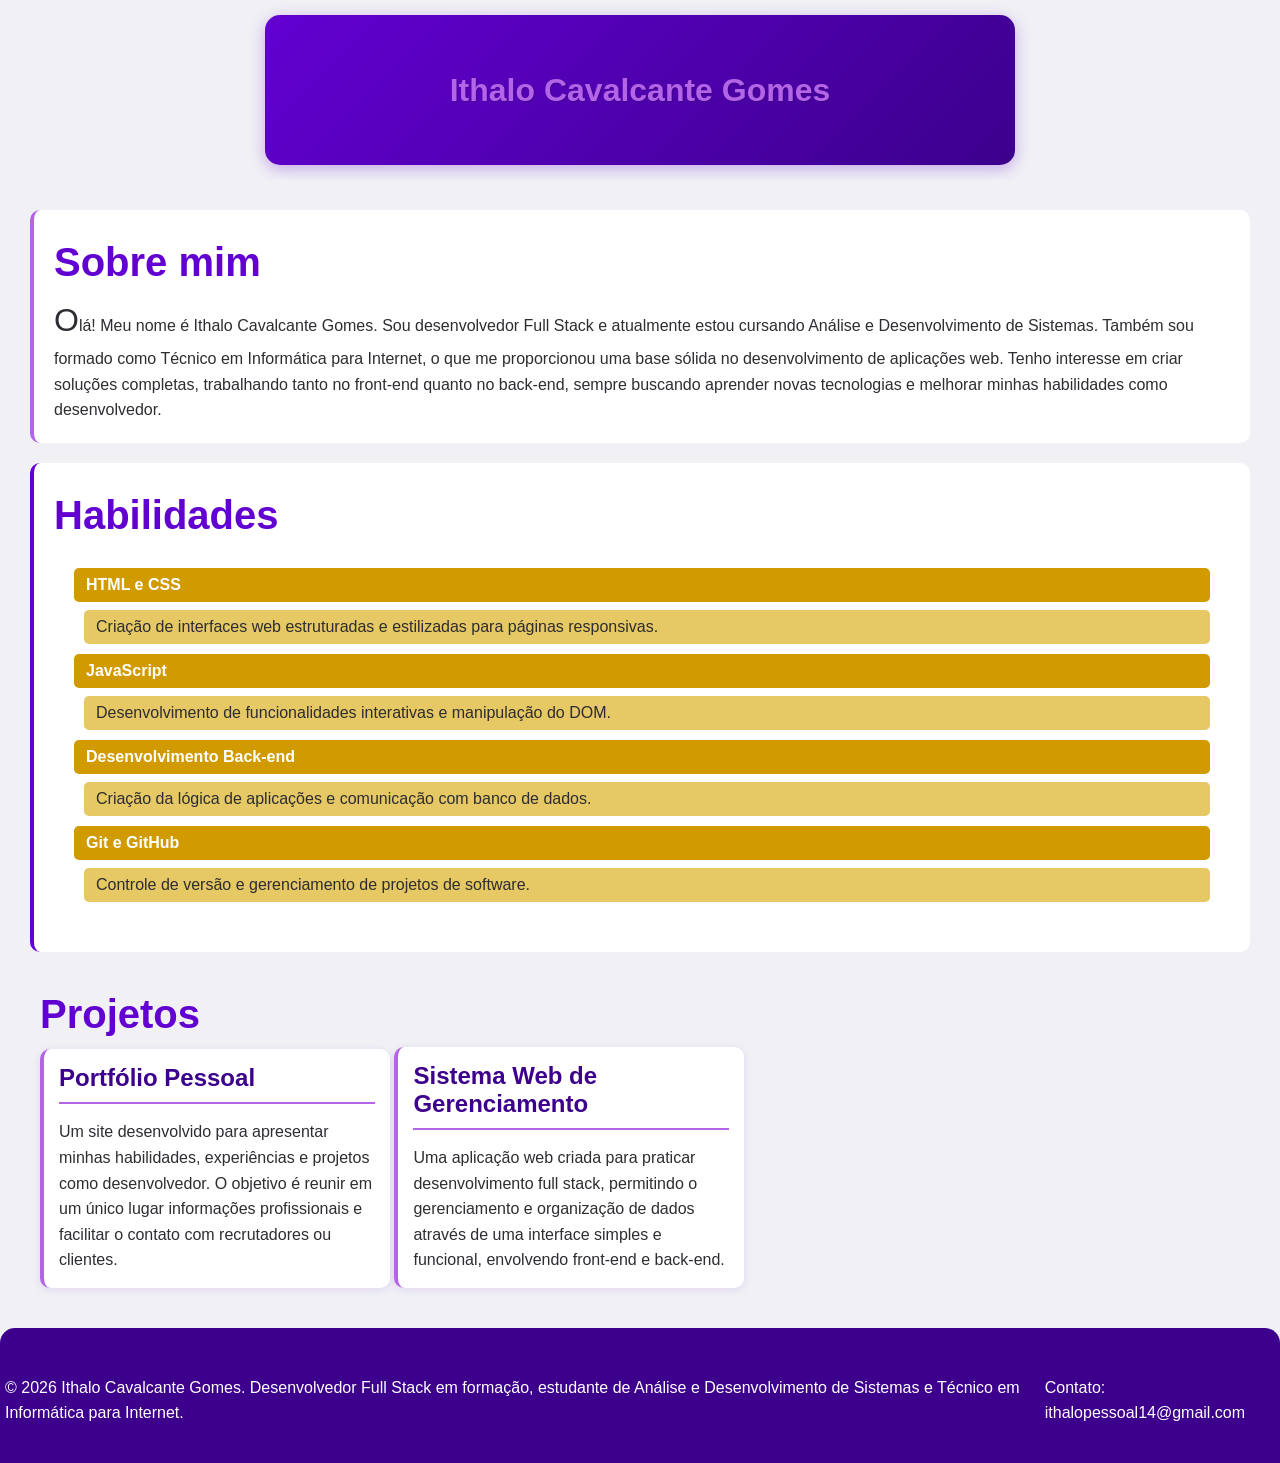
<file: AtividadeWeb09032026/index.html>
<!DOCTYPE html>
<html lang="pt-br">
<head>
    <meta charset="UTF-8">
    <link rel="Stylesheet" type="text/css" href="estilo.css">
    <meta name="viewport" content="width=device-width, initial-scale=1.0">
    <title>Atividade 09/03</title>
</head>
<body>
    <header>
        <section id="cardTitulo"><p><h1 id="titulo">Ithalo Cavalcante Gomes</h1></p></section>
    </header>
    <main>
        <section id="secaosobremim">
            <p><h1>Sobre mim</h1></p>
            <p id="textosobremim">
                Olá! Meu nome é Ithalo Cavalcante Gomes. 
                Sou desenvolvedor Full Stack e atualmente estou 
                cursando Análise e Desenvolvimento de Sistemas. 
                Também sou formado como Técnico em Informática 
                para Internet, o que me proporcionou uma base 
                sólida no desenvolvimento de aplicações web. 
                Tenho interesse em criar soluções completas, 
                trabalhando tanto no front-end quanto no back-end,
                sempre buscando aprender novas 
                tecnologias e melhorar minhas habilidades 
                como desenvolvedor.
            </p>
        </section>
        <section id="secaohabilidades">
        
            <p><h1>Habilidades</h1></p>
            <dl>
                <dt>HTML e CSS</dt>
                <dd>Criação de interfaces web estruturadas e estilizadas para páginas responsivas.</dd>

                <dt>JavaScript</dt>
                <dd>Desenvolvimento de funcionalidades interativas e manipulação do DOM.</dd>

                <dt>Desenvolvimento Back-end</dt>
                <dd>Criação da lógica de aplicações e comunicação com banco de dados.</dd>

                <dt>Git e GitHub</dt>
                <dd>Controle de versão e gerenciamento de projetos de software.</dd>
            </dl>
        </section>
        <section id="secaoprojetos">
            <p><h1>Projetos</h1></p>

            <article class="projeto">
                <h2>Portfólio Pessoal</h3>
                <p>
                    Um site desenvolvido para apresentar minhas habilidades, experiências e projetos como desenvolvedor.
                    O objetivo é reunir em um único lugar informações profissionais e facilitar o contato com recrutadores
                    ou clientes.
            </p>
            </article>

            <article class="projeto">
                <h2>Sistema Web de Gerenciamento</h3>
                <p>
                    Uma aplicação web criada para praticar desenvolvimento full stack, permitindo o gerenciamento e
                    organização de dados através de uma interface simples e funcional, envolvendo front-end e back-end.
                </p>
            </article>
        </section>

    </main>
    <footer>
        <p>© 2026 Ithalo Cavalcante Gomes. Desenvolvedor Full 
            Stack em formação, estudante de Análise e 
            Desenvolvimento de Sistemas e Técnico em 
            Informática para Internet.
        </p>
        <p>Contato: ithalopessoal14@gmail.com</p>
    </footer>
    
</body>
</html>
</file>
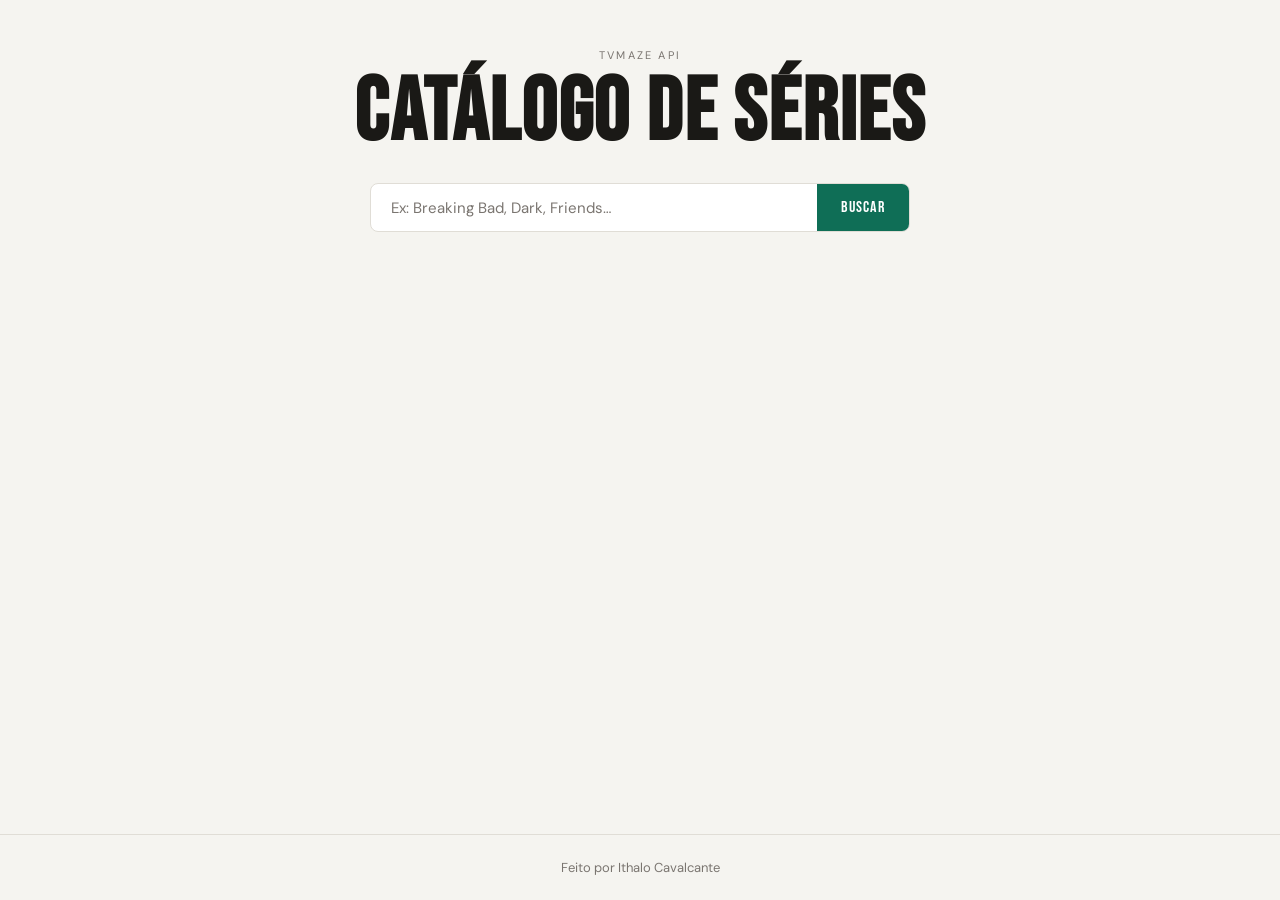
<file: AtividadeWeb18052026/index.html>
<!DOCTYPE html>
<html lang="pt-BR">
<head>
  <meta charset="UTF-8">
  <meta name="viewport" content="width=device-width, initial-scale=1.0">
  <title>Catálogo de Séries</title>
  <link rel="preconnect" href="https://fonts.googleapis.com">
  <link href="https://fonts.googleapis.com/css2?family=Bebas+Neue&family=DM+Sans:wght@300;400;500&display=swap" rel="stylesheet">
  <link rel="stylesheet" href="style.css">
</head>
<body>

  <main>
    <header>
      <p class="eyebrow">TVmaze API</p>
      <h1>CATÁLOGO DE SÉRIES</h1>
      <div class="search-bar">
        <input
          type="text"
          id="busca"
          placeholder="Ex: Breaking Bad, Dark, Friends…"
          autocomplete="off"
        >
        <button id="btn-buscar">BUSCAR</button>
      </div>
    </header>

    <div id="feedback"></div>
    <div id="resultados"></div>
  </main>

  <footer>
    Feito por Ithalo Cavalcante
  </footer>

  <script>
    const input = document.querySelector("#busca");
    const btn = document.querySelector("#btn-buscar");
    const feedback = document.querySelector("#feedback");
    const resultados = document.querySelector("#resultados");

    function limpar() {
      resultados.innerHTML = "";
      feedback.textContent = "";
      feedback.className = "";
    }

    function exibirFeedback(mensagem, tipo = "") {
      feedback.textContent = mensagem;
      feedback.className = tipo ? "feedback-" + tipo : "";
    }

    function mostrarResultados(lista) {
      if (lista.length === 0) {
        exibirFeedback("Nenhuma série encontrada para essa busca.");
        return;
      }

      exibirFeedback(
        lista.length + " resultado" + (lista.length > 1 ? "s" : "") + " encontrado" + (lista.length > 1 ? "s" : "") + "."
      );

      lista.forEach(function({ score, show }) {
        const card = document.createElement("div");
        card.classList.add("card");

        const imgEl = show.image?.medium
          ? '<img class="card-img" src="' + show.image.medium + '" alt="Capa de ' + show.name + '" loading="lazy">'
          : '<div class="card-no-img">Sem imagem</div>';

        const scoreFormatado = score ? (score * 100).toFixed(0) : "–";

        card.innerHTML =
          imgEl +
          '<div class="card-body">' +
            '<p class="card-title">' + show.name + '</p>' +
            '<span class="card-score">' +
              '<span class="score-dot"></span>' +
              'Score ' + scoreFormatado +
            '</span>' +
          '</div>';

        resultados.appendChild(card);
      });
    }

    async function buscar() {
      const termo = input.value.trim();

      if (termo === "") {
        limpar();
        exibirFeedback("Digite o nome de uma série para buscar.", "error");
        return;
      }

      limpar();
      exibirFeedback("Carregando…");
      btn.disabled = true;

      try {
        const resposta = await fetch(
          "https://api.tvmaze.com/search/shows?q=" + encodeURIComponent(termo)
        );

        if (!resposta.ok) {
          throw new Error("Erro HTTP: " + resposta.status);
        }

        const dados = await resposta.json();
        feedback.textContent = "";
        mostrarResultados(dados);

      } catch (erro) {
        console.error("Erro ao buscar séries:", erro);
        exibirFeedback("Não foi possível buscar os dados. Verifique sua conexão.", "error");

      } finally {
        btn.disabled = false;
      }
    }

    btn.addEventListener("click", buscar);

    input.addEventListener("keydown", function(e) {
      if (e.key === "Enter") buscar();
    });
  </script>

</body>
</html>
</file>
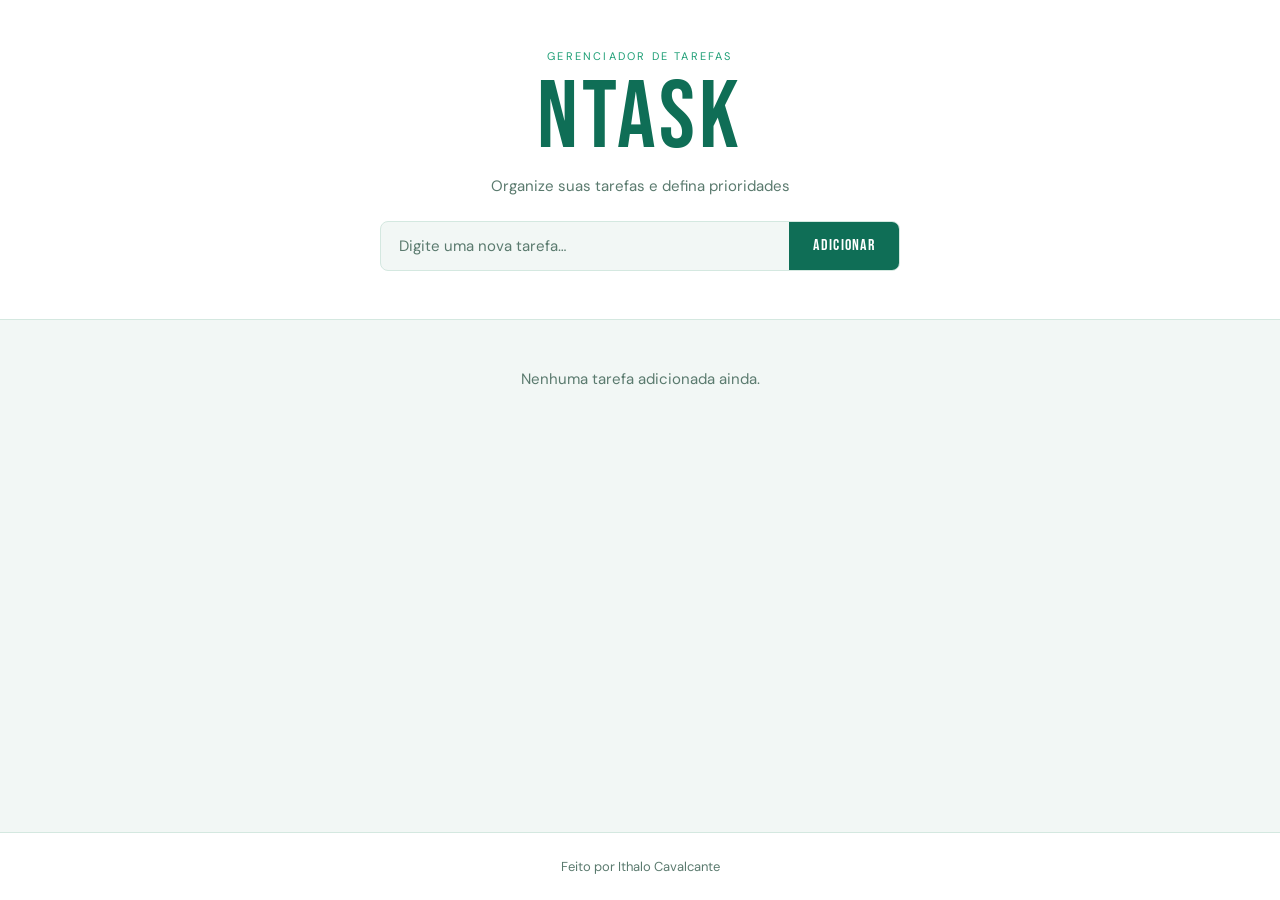
<file: ATV04052026/index.html>
<!DOCTYPE html>
<html lang="pt-BR">
<head>
  <meta charset="UTF-8">
  <meta name="viewport" content="width=device-width, initial-scale=1.0">
  <title>NTask</title>
  <link rel="preconnect" href="https://fonts.googleapis.com">
  <link href="https://fonts.googleapis.com/css2?family=Bebas+Neue&family=DM+Sans:wght@300;400;500&display=swap" rel="stylesheet">
  <link href="https://cdn.jsdelivr.net/npm/bootstrap@5.3.3/dist/css/bootstrap.min.css" rel="stylesheet">
  <link rel="stylesheet" href="style.css">
</head>
<body>

  <header class="py-5">
    <div class="container text-center">
      <p class="eyebrow">Gerenciador de Tarefas</p>
      <h1>NTask</h1>
      <p class="subtitulo">Organize suas tarefas e defina prioridades</p>

      <div class="input-group input-nova-tarefa mx-auto mt-4">
        <input
          type="text"
          id="inputTarefa"
          class="form-control"
          placeholder="Digite uma nova tarefa…"
          autocomplete="off"
        >
        <button id="btnAdicionar" class="btn btn-adicionar">Adicionar</button>
      </div>
    </div>
  </header>

  <main class="container pb-5">
    <div id="contadorContainer" class="mb-3 d-none">
      <span id="contador" class="badge-contador"></span>
    </div>

    <div id="listaVazia" class="lista-vazia text-center d-none">
      <p>Nenhuma tarefa adicionada ainda.</p>
    </div>

    <div id="listaTarefas" class="row g-3"></div>
  </main>

  <footer>
    Feito por Ithalo Cavalcante
  </footer>

  <script src="script.js"></script>
</body>
</html>
</file>
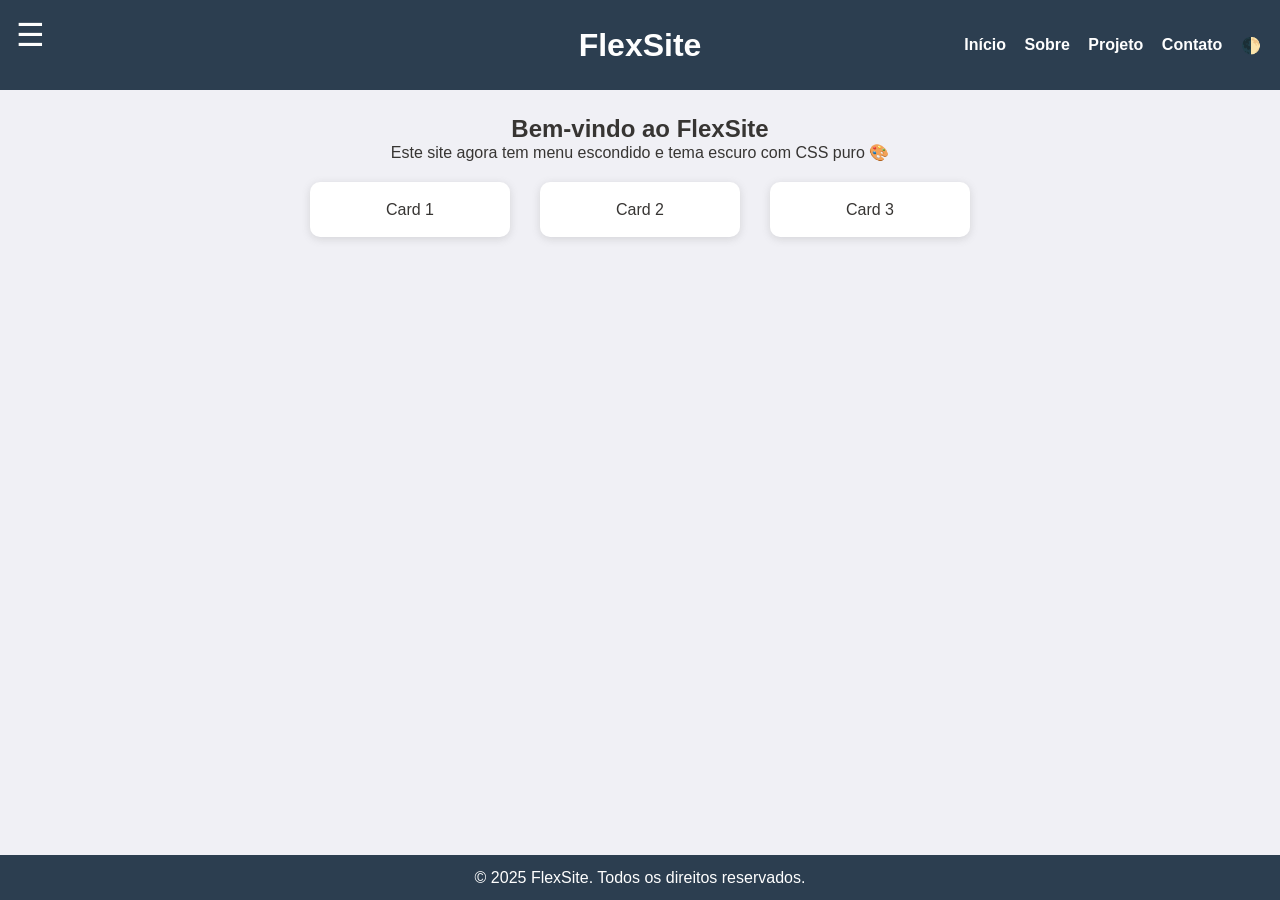
<file: AtvWeb3003/index.html>
<!DOCTYPE html>
<html lang="pt-br">
<head>
    <meta charset="UTF-8">
    <meta name="viewport" content="width=device-width, initial-scale=1.0">
    <link rel="Stylesheet" type="text/css" href="style.css">
    <title>FlexSite</title>
</head>
<body>
    <header>
        <section id="menu">
            <input type="checkbox" id="menu-toggle" hidden>
            <label for="menu-toggle" class="hamburguer">☰</label> 
              <nav class="menu">
                <a href="#">Início</a>
                <a href="#">Sobre</a>
                <a href="#">Contato</a>
            </nav>
        </section> 
        <h1 id="titulo">FlexSite</h1>
        <nav id="navheader">
            <a href="#">Início</a>
            <a href="#">Sobre</a>
            <a href="#">Projeto</a>
            <a href="#">Contato</a>
            <a href="#"> 🌓</a>
        </nav>
    </header>
    <main>
        <h2 id="titulomain">Bem-vindo ao FlexSite</h1>
        <p>Este site agora tem menu escondido e tema escuro com CSS puro 🎨</p>
        <section id="cards">
            <section class="card">
                <p>Card 1</p>
            </section>
            <section class="card">
                <p>Card 2</p>
            </section>
            <section class="card">
                <p>Card 3</p>
            </section>
        </section>

    </main> 
    <footer>
        <p id="textfooter"> &copy; 2025 FlexSite. Todos os direitos reservados. </p>
    </footer> 
</body>
</html>
</file>
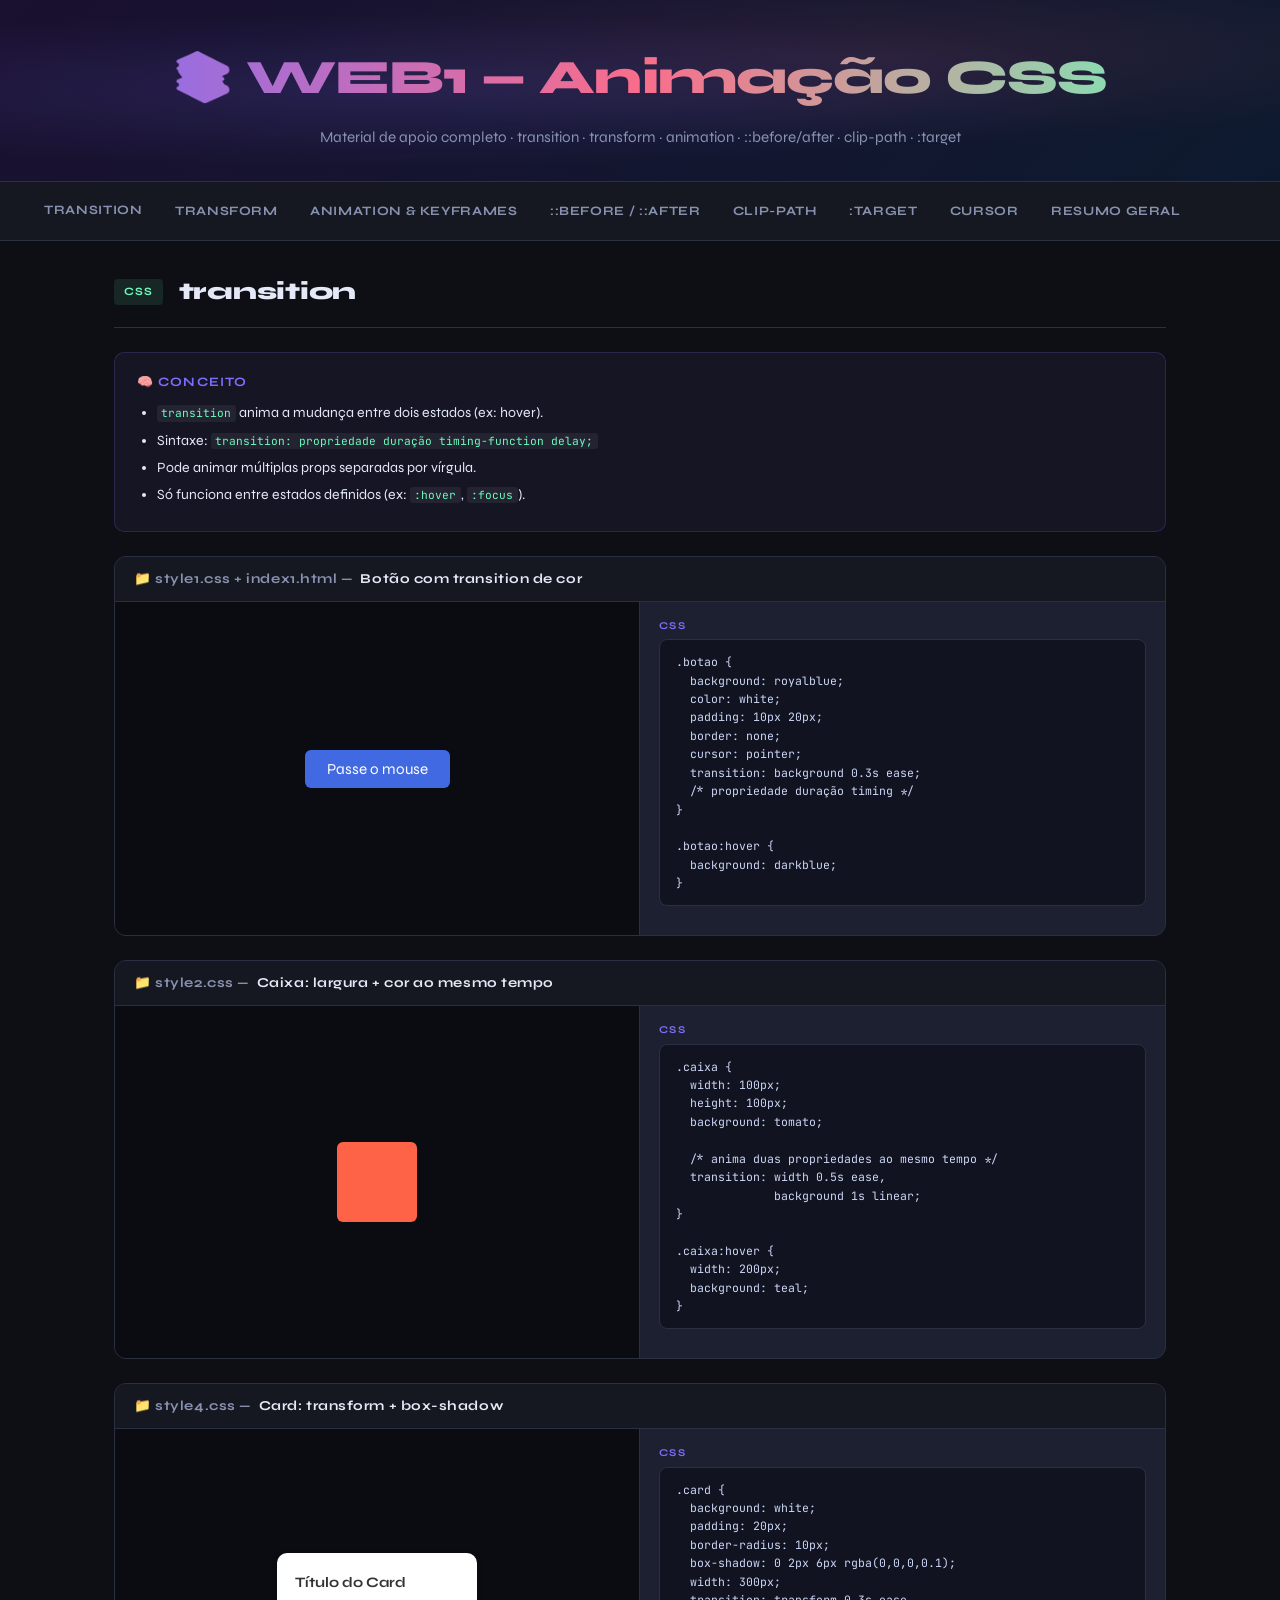
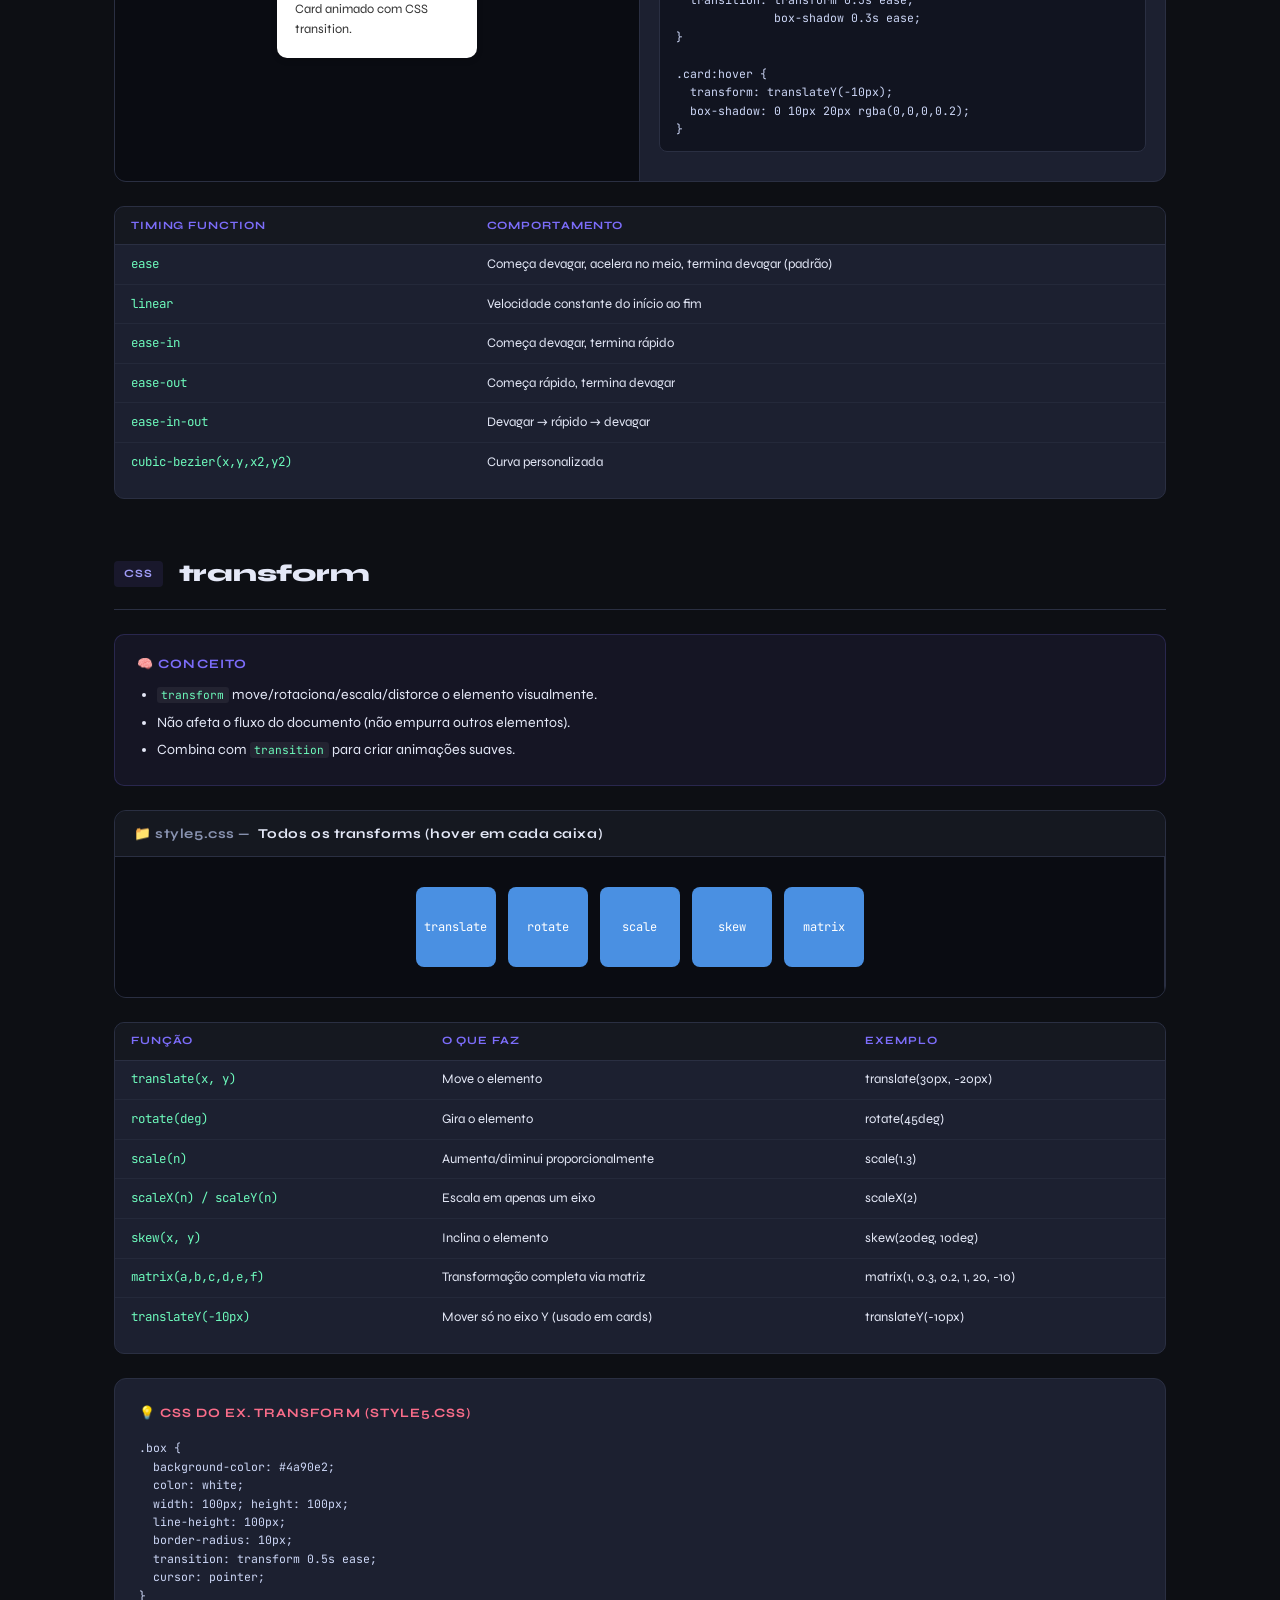
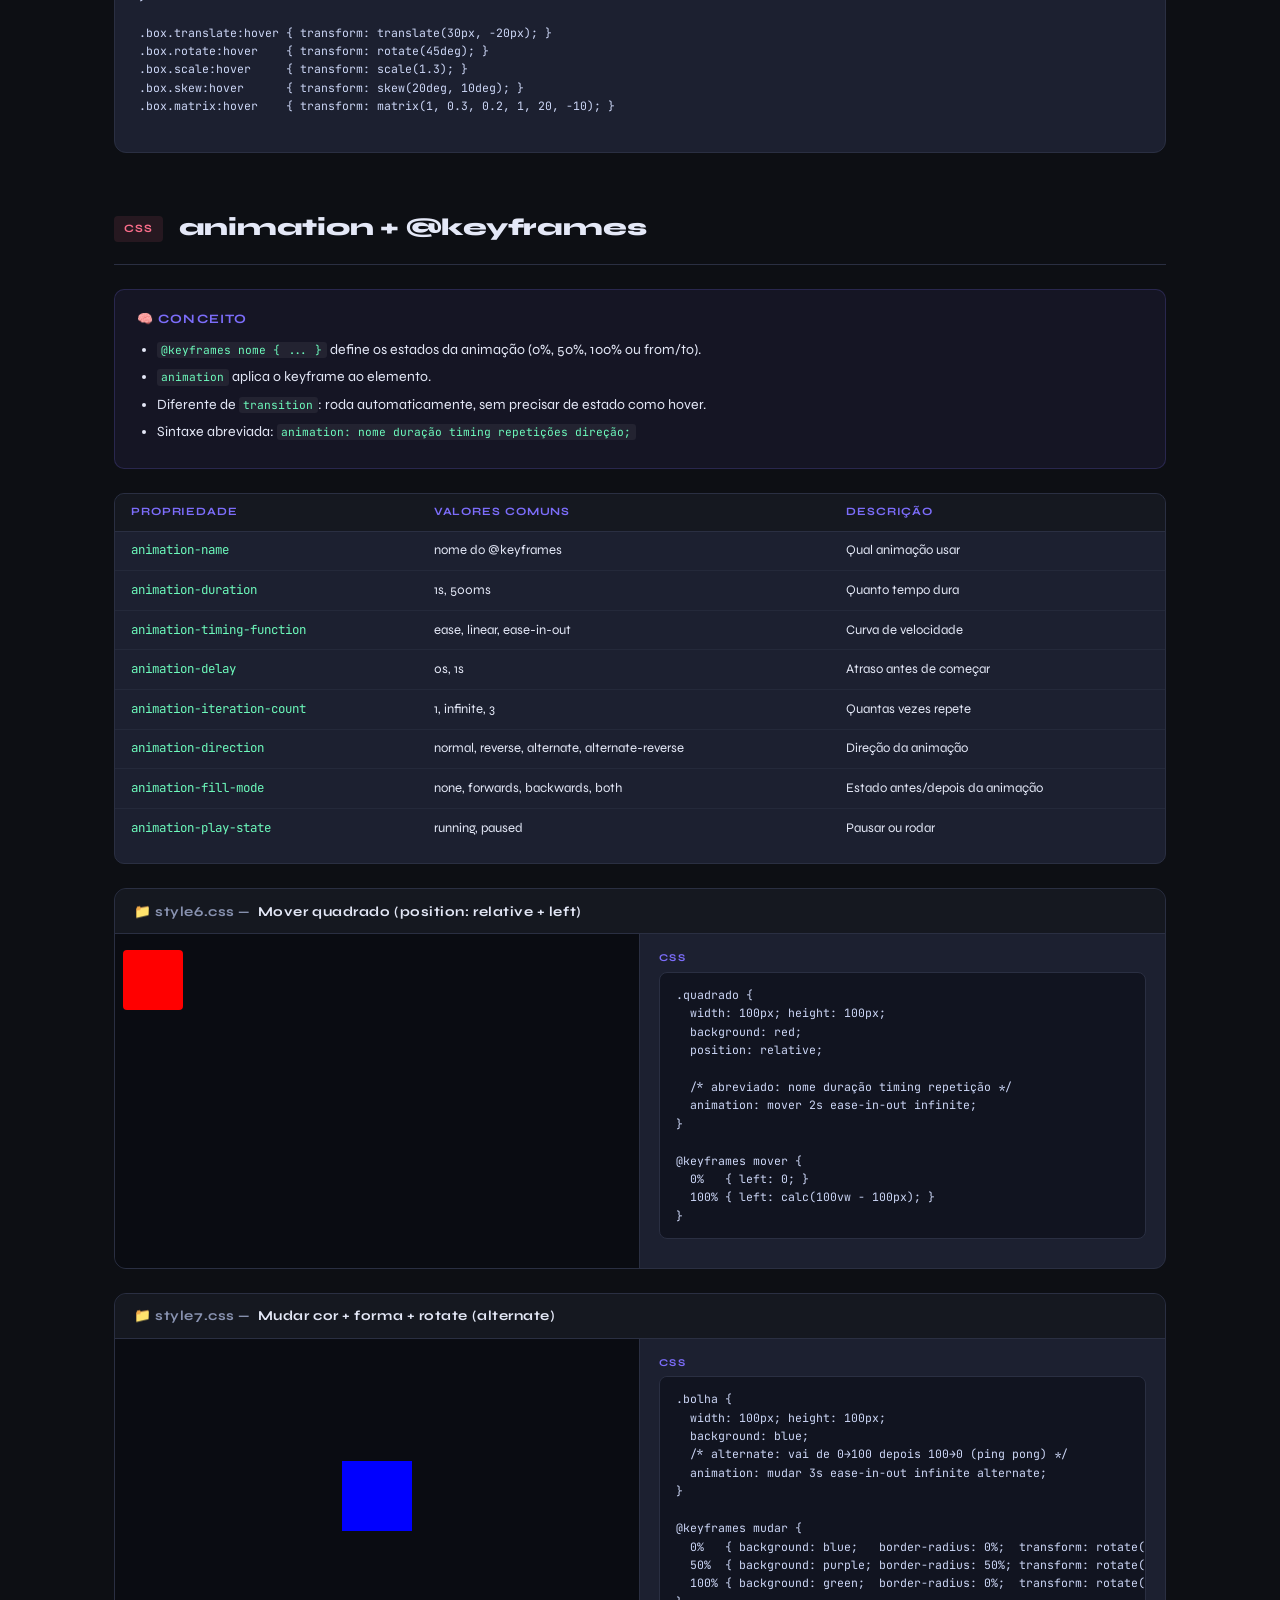
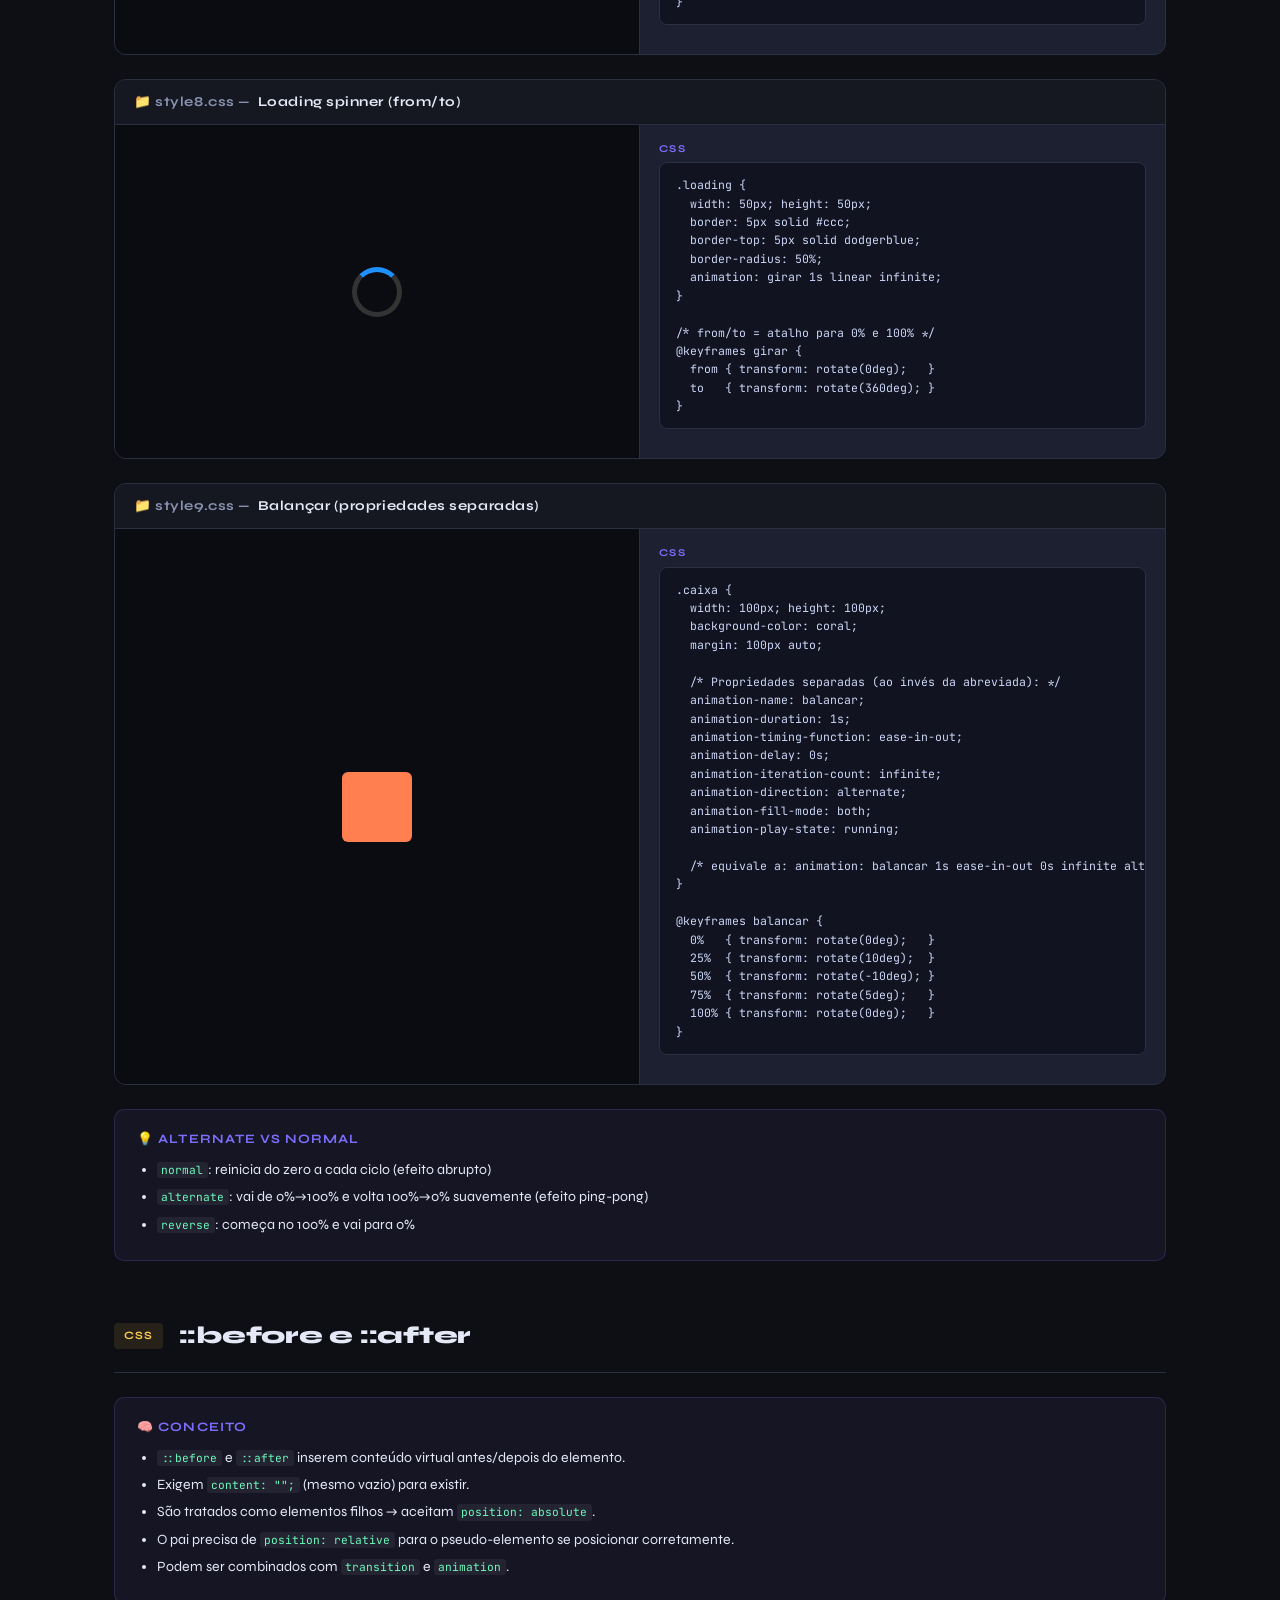
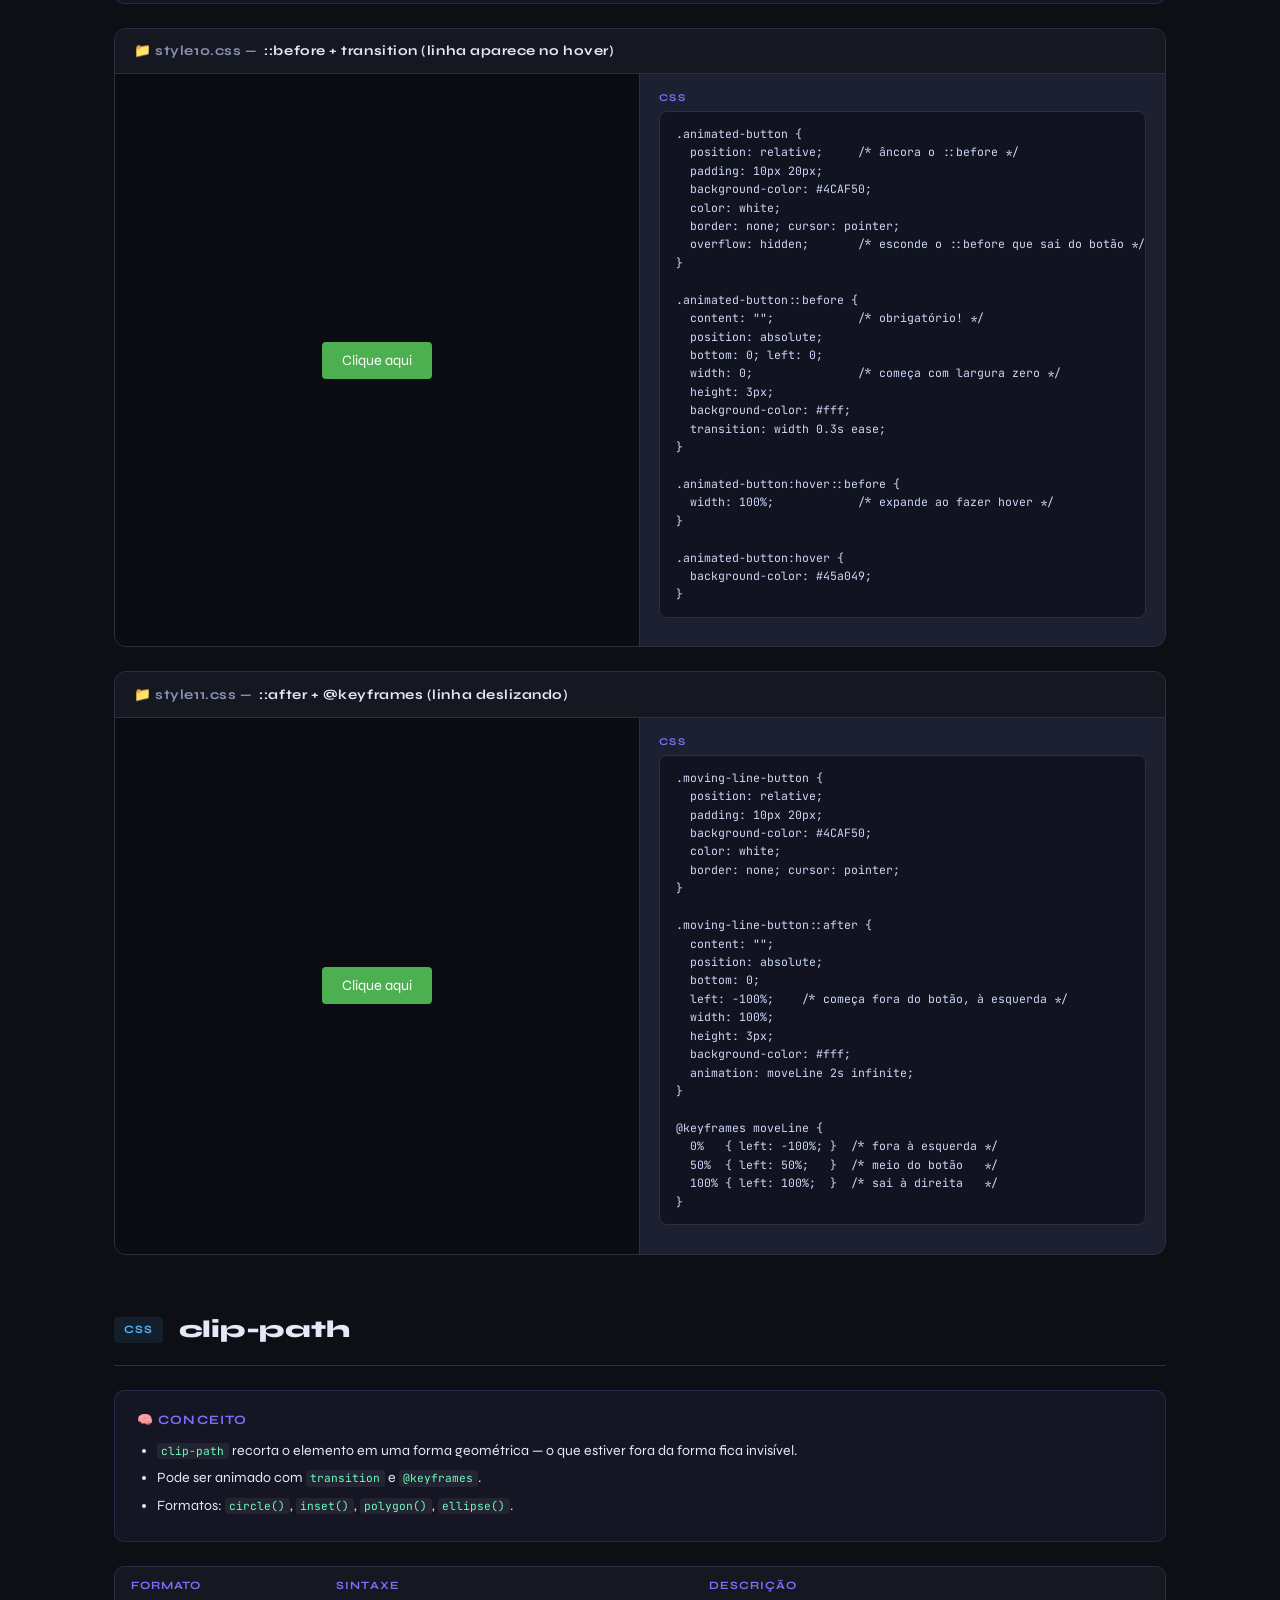
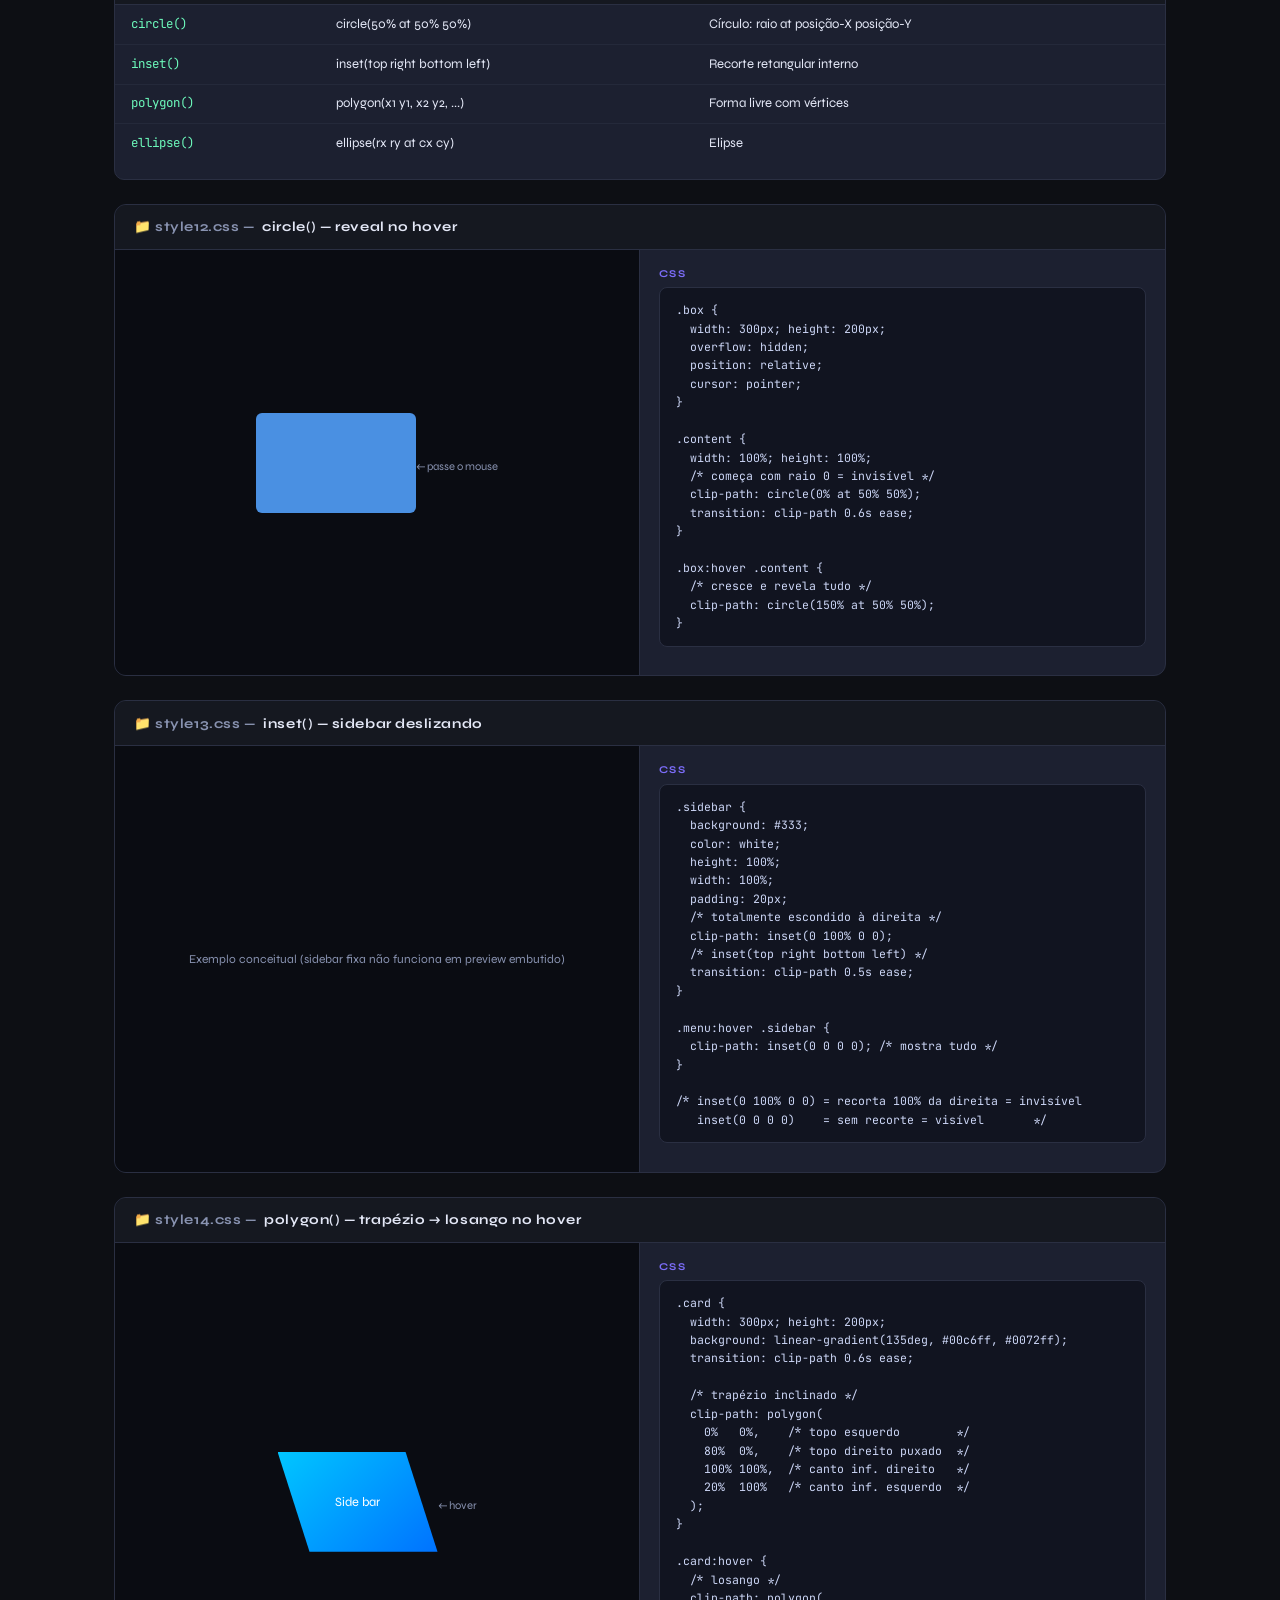
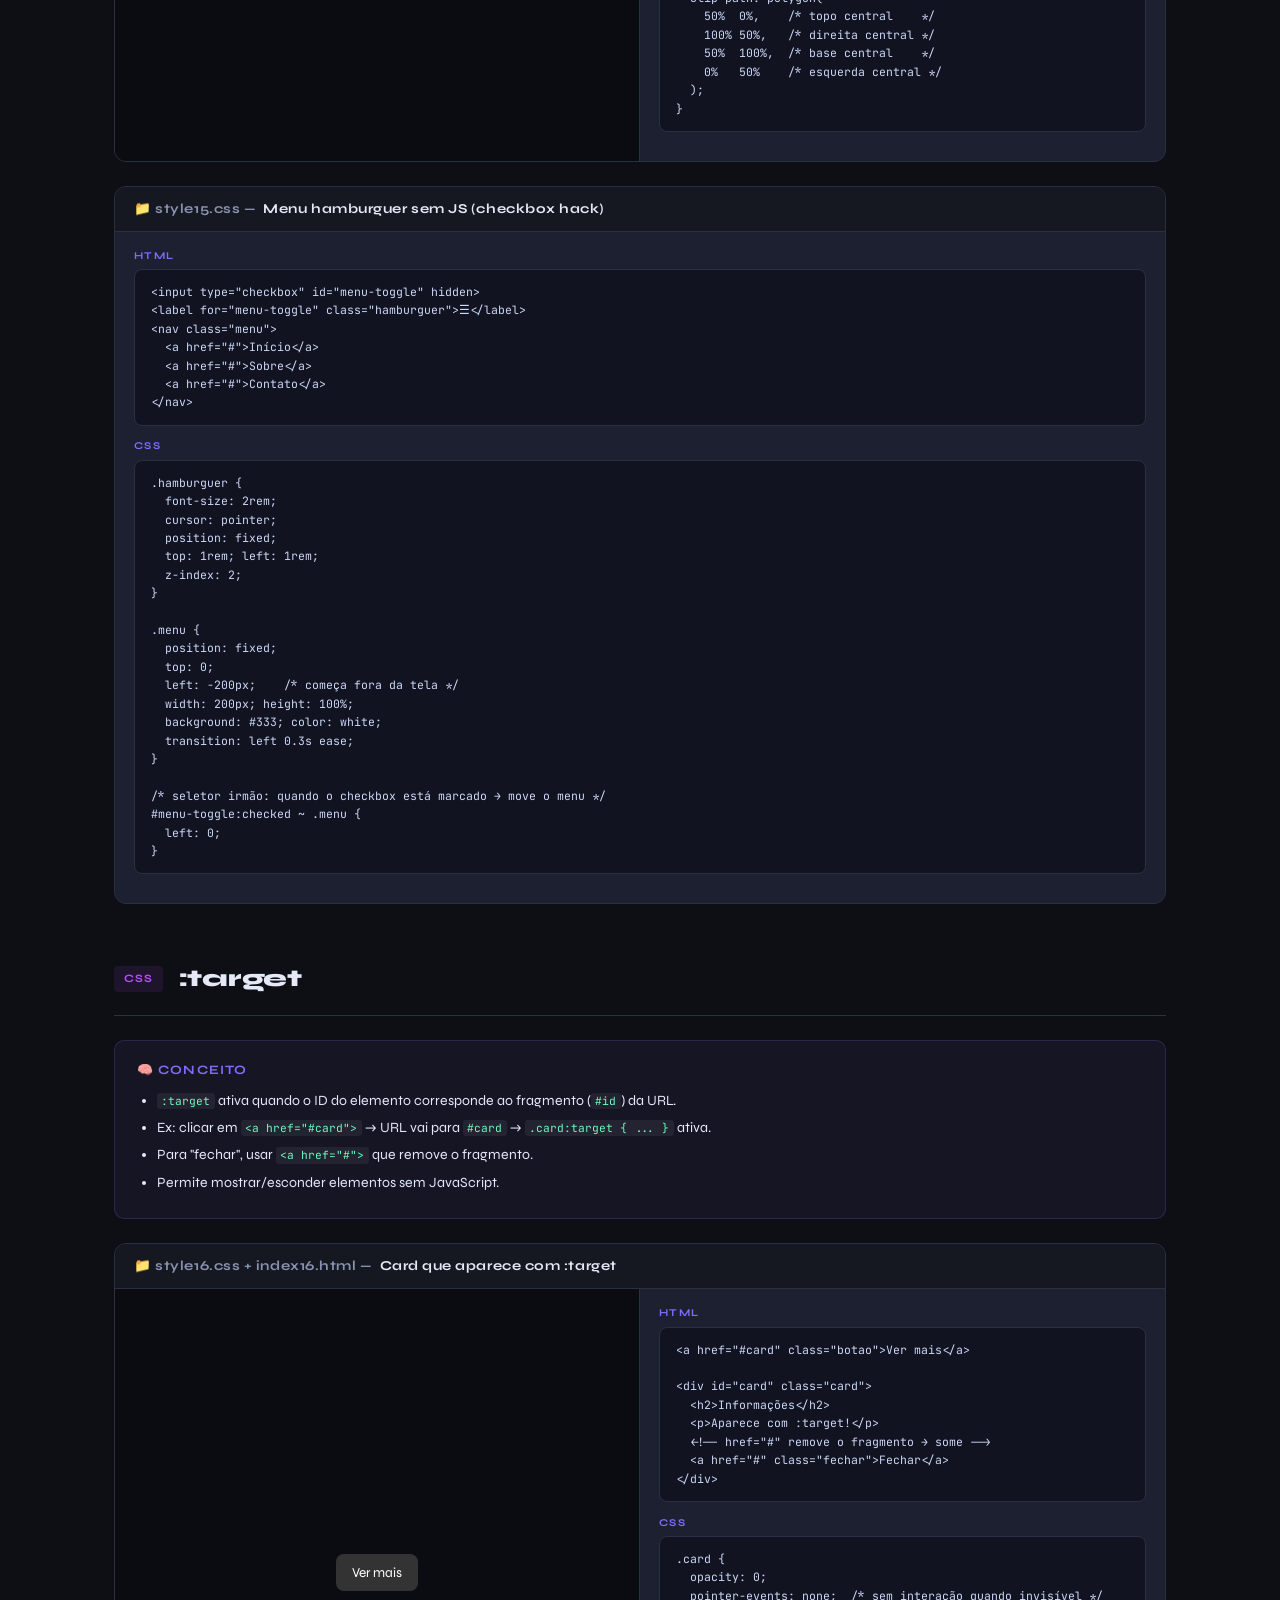
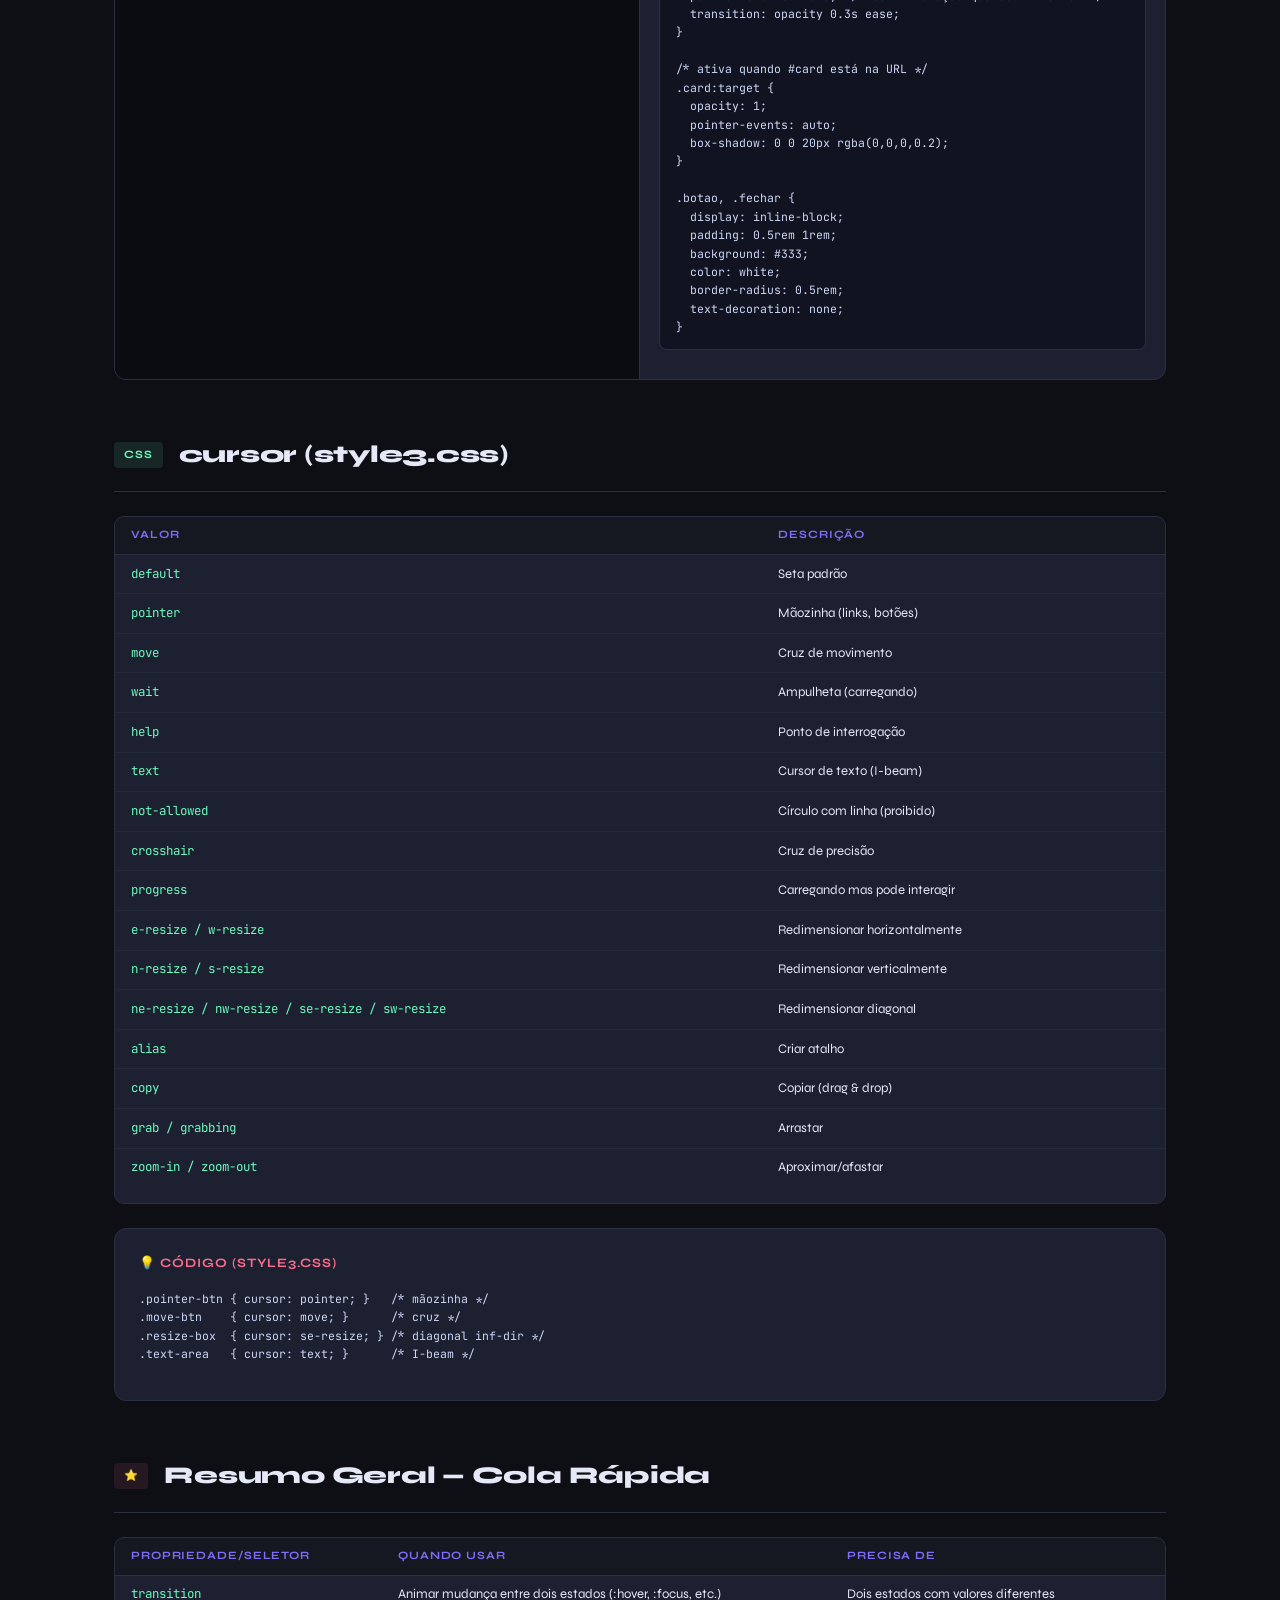
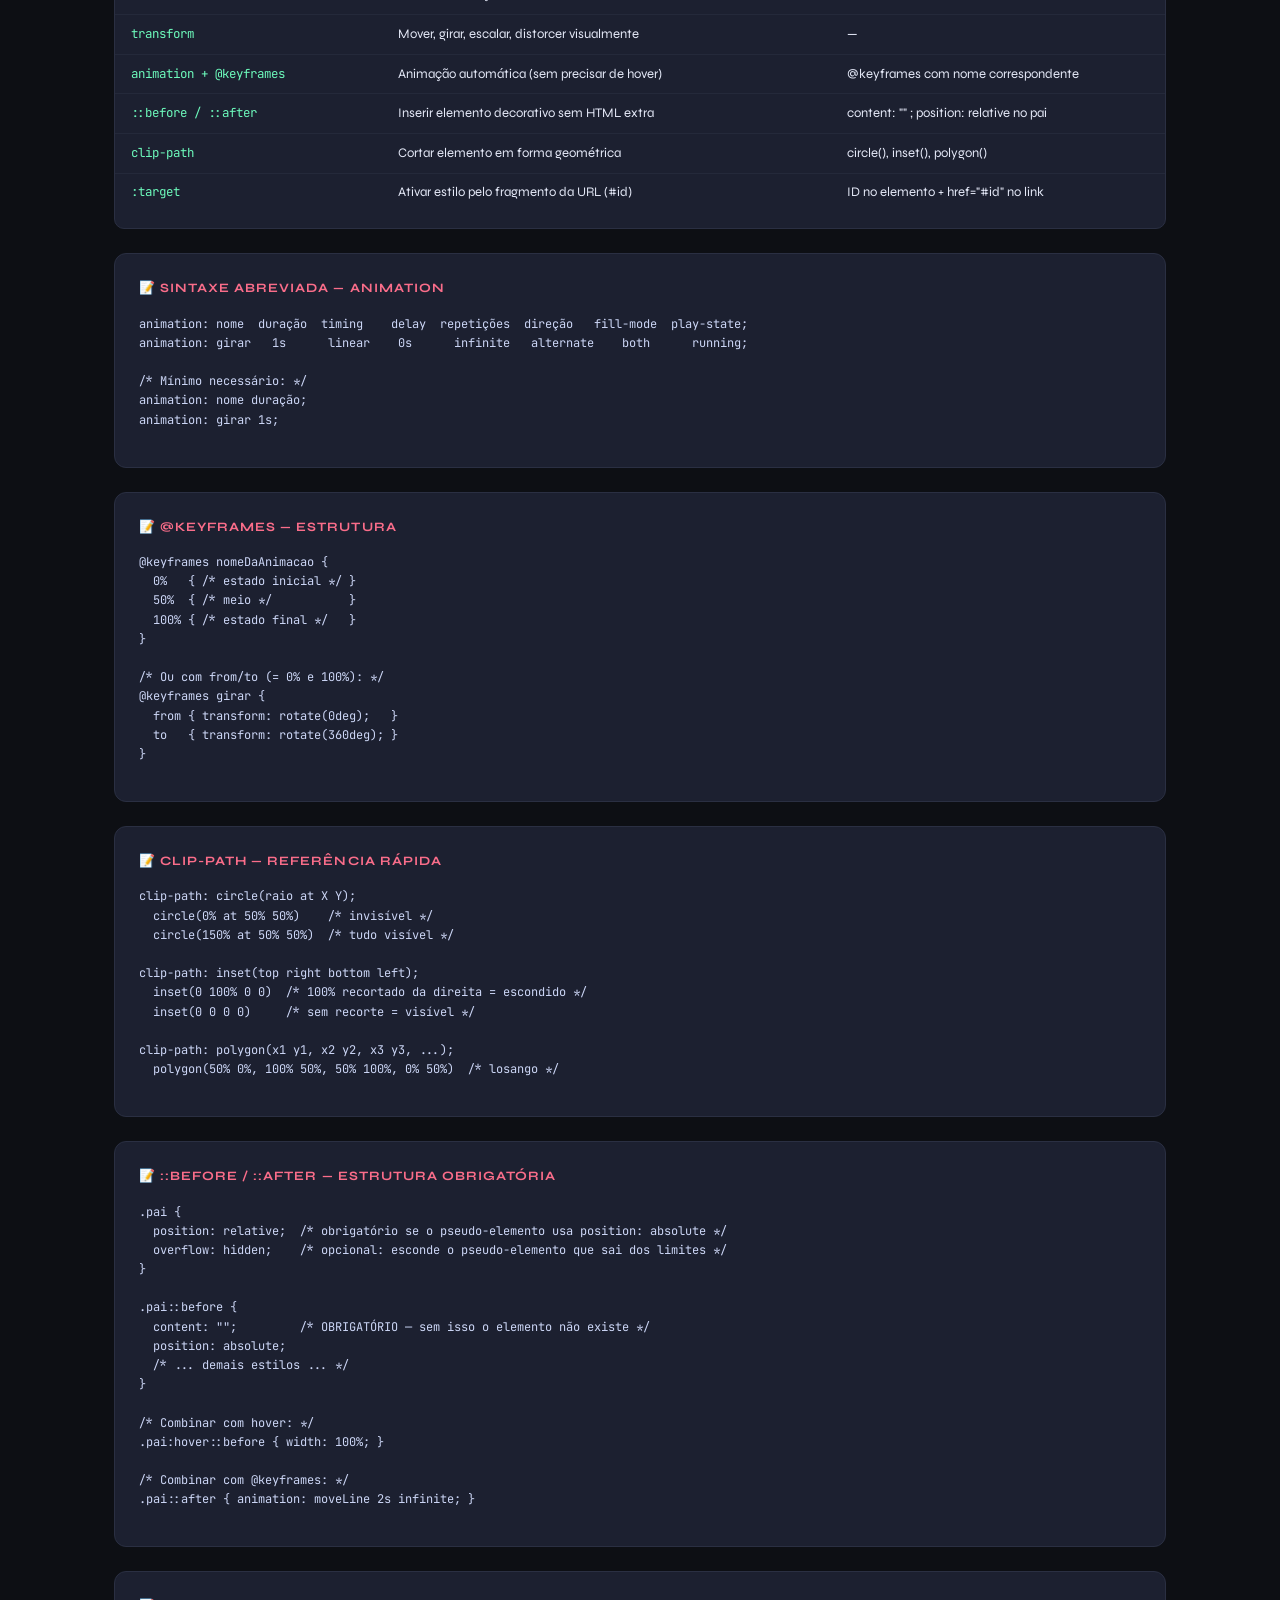
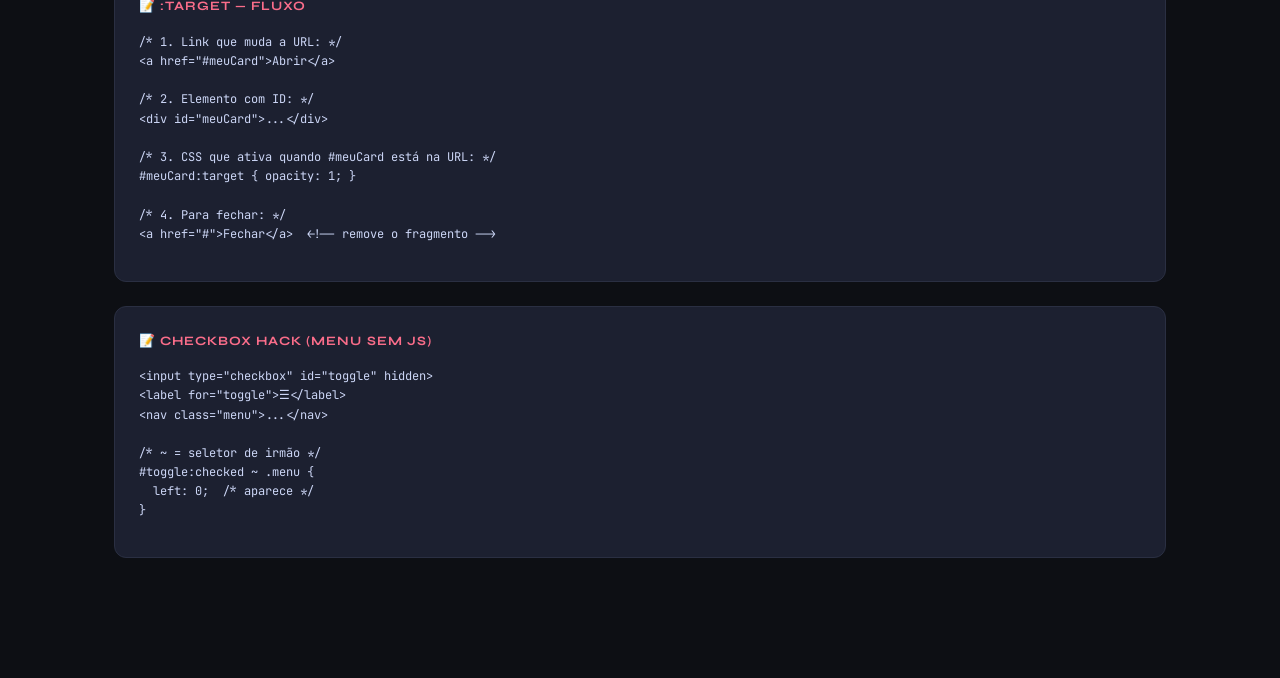
<file: gabarito_WEB1_animacao.html>
<!DOCTYPE html>
<html lang="pt-br">
<head>
  <meta charset="UTF-8">
  <meta name="viewport" content="width=device-width, initial-scale=1.0">
  <title>📚 WEB1 — Animação CSS · Material de Apoio</title>
  <link href="https://fonts.googleapis.com/css2?family=JetBrains+Mono:wght@400;700&family=Syne:wght@400;700;800&display=swap" rel="stylesheet">
  <style>
    :root {
      --bg: #0d0f14;
      --surface: #151820;
      --card: #1c2030;
      --border: #2a2f42;
      --accent: #7c6dfa;
      --accent2: #fa6d8a;
      --accent3: #6dfabc;
      --text: #e4e8f7;
      --muted: #8892b0;
      --code-bg: #111420;
    }

    * { box-sizing: border-box; margin: 0; padding: 0; }

    body {
      background: var(--bg);
      color: var(--text);
      font-family: 'Syne', sans-serif;
      line-height: 1.6;
    }

    /* HEADER */
    header {
      background: linear-gradient(135deg, #1a1030 0%, #0d1a2e 100%);
      border-bottom: 1px solid var(--border);
      padding: 2.5rem 2rem 2rem;
      text-align: center;
      position: relative;
      overflow: hidden;
    }
    header::before {
      content: '';
      position: absolute;
      inset: 0;
      background: radial-gradient(ellipse at 30% 50%, rgba(124,109,250,0.15) 0%, transparent 60%),
                  radial-gradient(ellipse at 70% 30%, rgba(250,109,138,0.1) 0%, transparent 50%);
      pointer-events: none;
    }
    header h1 {
      font-size: clamp(1.8rem, 4vw, 3rem);
      font-weight: 800;
      letter-spacing: -0.02em;
      background: linear-gradient(90deg, #7c6dfa, #fa6d8a, #6dfabc);
      -webkit-background-clip: text;
      -webkit-text-fill-color: transparent;
      background-clip: text;
      position: relative;
    }
    header p {
      color: var(--muted);
      margin-top: .5rem;
      font-size: .95rem;
      position: relative;
    }

    /* NAV */
    nav {
      background: var(--surface);
      border-bottom: 1px solid var(--border);
      padding: .8rem 2rem;
      display: flex;
      flex-wrap: wrap;
      gap: .5rem;
      position: sticky;
      top: 0;
      z-index: 100;
    }
    nav a {
      color: var(--muted);
      text-decoration: none;
      font-size: .8rem;
      font-weight: 700;
      letter-spacing: .05em;
      text-transform: uppercase;
      padding: .3rem .7rem;
      border-radius: 4px;
      border: 1px solid transparent;
      transition: all .2s;
    }
    nav a:hover {
      color: var(--accent);
      border-color: var(--accent);
      background: rgba(124,109,250,.08);
    }

    /* MAIN */
    main {
      max-width: 1100px;
      margin: 0 auto;
      padding: 2rem 1.5rem 4rem;
    }

    /* SECTION */
    section {
      margin-bottom: 3.5rem;
    }
    .section-header {
      display: flex;
      align-items: center;
      gap: 1rem;
      margin-bottom: 1.5rem;
      padding-bottom: 1rem;
      border-bottom: 1px solid var(--border);
    }
    .section-tag {
      font-size: .7rem;
      font-weight: 700;
      letter-spacing: .1em;
      text-transform: uppercase;
      padding: .25rem .6rem;
      border-radius: 4px;
    }
    .tag-transition  { background: rgba(109,250,188,.1); color: #6dfabc; }
    .tag-transform   { background: rgba(124,109,250,.1); color: #a09cf7; }
    .tag-animation   { background: rgba(250,109,138,.1); color: #fa6d8a; }
    .tag-before      { background: rgba(250,200,80,.1);  color: #fac850; }
    .tag-clip        { background: rgba(80,180,250,.1);  color: #50b4fa; }
    .tag-target      { background: rgba(180,80,250,.1);  color: #b450fa; }

    .section-title {
      font-size: 1.5rem;
      font-weight: 800;
      letter-spacing: -.01em;
    }

    /* CARD EXAMPLE */
    .example {
      background: var(--card);
      border: 1px solid var(--border);
      border-radius: 12px;
      margin-bottom: 1.5rem;
      overflow: hidden;
    }
    .example-title {
      padding: .7rem 1.2rem;
      background: var(--surface);
      border-bottom: 1px solid var(--border);
      font-size: .85rem;
      font-weight: 700;
      color: var(--muted);
      letter-spacing: .04em;
      display: flex;
      align-items: center;
      gap: .5rem;
    }
    .example-title span { color: var(--text); }
    .example-body {
      display: grid;
      grid-template-columns: 1fr 1fr;
      gap: 0;
    }
    @media(max-width:700px) { .example-body { grid-template-columns: 1fr; } }

    /* PREVIEW */
    .preview-wrap {
      border-right: 1px solid var(--border);
      padding: 1.5rem;
      display: flex;
      align-items: center;
      justify-content: center;
      min-height: 160px;
      background: #0a0c12;
    }
    @media(max-width:700px) { .preview-wrap { border-right: none; border-bottom: 1px solid var(--border); } }

    /* CODE COLUMNS */
    .code-cols {
      padding: 1rem 1.2rem;
      overflow-x: auto;
    }
    .code-label {
      font-size: .65rem;
      font-weight: 700;
      letter-spacing: .12em;
      text-transform: uppercase;
      color: var(--accent);
      margin-bottom: .3rem;
    }
    pre {
      font-family: 'JetBrains Mono', monospace;
      font-size: .72rem;
      line-height: 1.6;
      color: #ccd6f6;
      background: var(--code-bg);
      padding: .8rem 1rem;
      border-radius: 8px;
      overflow-x: auto;
      margin-bottom: .8rem;
      border: 1px solid var(--border);
      white-space: pre;
    }
    /* Syntax-like coloring via CSS */
    .k  { color: #c792ea; }   /* keyword / selector */
    .p  { color: #89ddff; }   /* property */
    .v  { color: #c3e88d; }   /* value */
    .c  { color: #546e7a; font-style: italic; }   /* comment */
    .n  { color: #ffcb6b; }   /* number/unit */
    .s  { color: #fa6d8a; }   /* string */

    /* CONCEPT BOX */
    .concept {
      background: rgba(124,109,250,.07);
      border: 1px solid rgba(124,109,250,.2);
      border-radius: 10px;
      padding: 1.2rem 1.4rem;
      margin-bottom: 1.5rem;
      font-size: .88rem;
    }
    .concept h4 {
      color: var(--accent);
      font-size: .8rem;
      letter-spacing: .08em;
      text-transform: uppercase;
      margin-bottom: .6rem;
    }
    .concept ul { padding-left: 1.2rem; }
    .concept li { margin-bottom: .3rem; color: var(--text); }
    .concept code {
      font-family: 'JetBrains Mono', monospace;
      font-size: .8em;
      background: rgba(255,255,255,.06);
      padding: .1em .4em;
      border-radius: 3px;
      color: #6dfabc;
    }

    /* TABLE */
    table {
      width: 100%;
      border-collapse: collapse;
      font-size: .82rem;
      margin-bottom: 1rem;
    }
    th {
      background: var(--surface);
      color: var(--accent);
      font-weight: 700;
      font-size: .7rem;
      letter-spacing: .08em;
      text-transform: uppercase;
      padding: .6rem 1rem;
      text-align: left;
      border-bottom: 1px solid var(--border);
    }
    td {
      padding: .55rem 1rem;
      border-bottom: 1px solid rgba(42,47,66,.6);
      vertical-align: top;
    }
    tr:last-child td { border-bottom: none; }
    td:first-child { font-family: 'JetBrains Mono', monospace; font-size: .78rem; color: #6dfabc; }
    .table-wrap {
      background: var(--card);
      border: 1px solid var(--border);
      border-radius: 10px;
      overflow: hidden;
      margin-bottom: 1.5rem;
    }

    /* ============ LIVE DEMOS ============ */

    /* Transition demos */
    .demo-botao {
      background: royalblue;
      color: white;
      padding: 10px 22px;
      border: none;
      cursor: pointer;
      font-family: 'Syne', sans-serif;
      font-size: .95rem;
      border-radius: 6px;
      transition: background 0.3s ease;
    }
    .demo-botao:hover { background: darkblue; }

    .demo-caixa {
      width: 80px;
      height: 80px;
      background: tomato;
      border-radius: 6px;
      transition: width 0.5s ease, background 1s linear;
      cursor: pointer;
    }
    .demo-caixa:hover { width: 160px; background: teal; }

    .demo-card-t {
      background: white;
      padding: 18px;
      border-radius: 10px;
      box-shadow: 0 2px 6px rgba(0,0,0,.15);
      width: 200px;
      transition: transform 0.3s ease, box-shadow 0.3s ease;
      cursor: pointer;
      color: #333;
      font-size: .8rem;
    }
    .demo-card-t:hover { transform: translateY(-10px); box-shadow: 0 10px 20px rgba(0,0,0,.25); }
    .demo-card-t h2 { font-size: .9rem; margin-bottom: .3rem; }

    /* Transform demos */
    .demo-box {
      background: #4a90e2;
      color: white;
      width: 80px;
      height: 80px;
      line-height: 80px;
      border-radius: 8px;
      text-align: center;
      transition: transform 0.4s ease;
      cursor: pointer;
      font-size: .75rem;
      font-family: 'JetBrains Mono', monospace;
    }
    .demo-box.translate:hover { transform: translate(25px, -15px); }
    .demo-box.rotate:hover    { transform: rotate(45deg); }
    .demo-box.scale:hover     { transform: scale(1.3); }
    .demo-box.skew:hover      { transform: skew(20deg, 10deg); }
    .demo-box.matrix:hover    { transform: matrix(1, 0.3, 0.2, 1, 15, -8); }
    .demo-transforms { display: flex; gap: 12px; flex-wrap: wrap; justify-content: center; }

    /* Animation demos */
    @keyframes mover {
      0%   { left: 0; }
      100% { left: calc(100% - 60px); }
    }
    .demo-quadrado {
      width: 60px; height: 60px;
      background: red;
      border-radius: 4px;
      position: relative;
      animation: mover 2s ease-in-out infinite alternate;
      flex-shrink: 0;
    }
    .demo-mover-wrap { width: 100%; overflow: hidden; }

    @keyframes mudar {
      0%   { background: blue;   border-radius: 0%;  transform: rotate(0deg);   }
      50%  { background: purple; border-radius: 50%; transform: rotate(180deg); }
      100% { background: green;  border-radius: 0%;  transform: rotate(360deg); }
    }
    .demo-bolha {
      width: 70px; height: 70px;
      background: blue;
      animation: mudar 3s ease-in-out infinite alternate;
    }

    @keyframes girar {
      from { transform: rotate(0deg); }
      to   { transform: rotate(360deg); }
    }
    .demo-loading {
      width: 50px; height: 50px;
      border: 5px solid #333;
      border-top: 5px solid dodgerblue;
      border-radius: 50%;
      animation: girar 1s linear infinite;
    }

    @keyframes balancar {
      0%   { transform: rotate(0deg); }
      25%  { transform: rotate(10deg); }
      50%  { transform: rotate(-10deg); }
      75%  { transform: rotate(5deg); }
      100% { transform: rotate(0deg); }
    }
    .demo-caixa-b {
      width: 70px; height: 70px;
      background: coral;
      border-radius: 6px;
      animation: balancar 1s ease-in-out infinite;
    }

    /* ::before e ::after */
    .demo-btn-before {
      position: relative;
      padding: 10px 20px;
      font-size: .9rem;
      background: #4CAF50;
      color: white;
      border: none;
      cursor: pointer;
      border-radius: 4px;
      overflow: hidden;
      font-family: 'Syne', sans-serif;
    }
    .demo-btn-before::before {
      content: "";
      position: absolute;
      bottom: 0; left: 0;
      width: 0; height: 3px;
      background: #fff;
      transition: width 0.3s ease;
    }
    .demo-btn-before:hover::before { width: 100%; }
    .demo-btn-before:hover { background: #45a049; }

    @keyframes moveLine {
      0%   { left: -100%; }
      50%  { left: 50%;   }
      100% { left: 100%;  }
    }
    .demo-btn-after {
      position: relative;
      padding: 10px 20px;
      font-size: .9rem;
      background: #4CAF50;
      color: white;
      border: none;
      cursor: pointer;
      border-radius: 4px;
      overflow: hidden;
      font-family: 'Syne', sans-serif;
    }
    .demo-btn-after::after {
      content: "";
      position: absolute;
      bottom: 0; left: -100%;
      width: 100%; height: 3px;
      background: #fff;
      animation: moveLine 2s infinite;
    }

    /* clip-path */
    .demo-box-clip {
      width: 160px; height: 100px;
      background: #4A90E2;
      overflow: hidden;
      position: relative;
      cursor: pointer;
      border-radius: 6px;
    }
    .demo-content-clip {
      width: 100%; height: 100%;
      color: white;
      padding: 14px;
      clip-path: circle(0% at 50% 50%);
      transition: clip-path 0.6s ease;
      font-size: .8rem;
    }
    .demo-box-clip:hover .demo-content-clip {
      clip-path: circle(150% at 50% 50%);
    }

    .demo-card-poly {
      width: 160px; height: 100px;
      background: linear-gradient(135deg, #00c6ff, #0072ff);
      color: white;
      display: flex; align-items: center; justify-content: center;
      font-size: .8rem;
      cursor: pointer;
      transition: clip-path 0.6s ease;
      clip-path: polygon(0% 0%, 80% 0%, 100% 100%, 20% 100%);
    }
    .demo-card-poly:hover {
      clip-path: polygon(50% 0%, 100% 50%, 50% 100%, 0% 50%);
    }

    /* :target */
    .demo-target-btn {
      display: inline-block;
      padding: .5rem 1rem;
      background: #333;
      color: white;
      border-radius: .5rem;
      text-decoration: none;
      font-size: .85rem;
    }
    .demo-target-card {
      opacity: 0;
      pointer-events: none;
      transition: opacity 0.3s ease;
      background: #f0f0f0;
      padding: 1rem;
      border-radius: .7rem;
      width: 200px;
      text-align: center;
      color: #333;
      font-size: .82rem;
      margin-top: .8rem;
    }
    .demo-target-card:target {
      opacity: 1;
      pointer-events: auto;
      box-shadow: 0 0 20px rgba(0,0,0,.2);
    }
    .demo-target-card a {
      display: inline-block;
      padding: .3rem .7rem;
      background: #555;
      color: white;
      border-radius: .4rem;
      text-decoration: none;
      font-size: .75rem;
      margin-top: .5rem;
    }

    /* ============ CURSOR TABLE DEMO ============ */
    .cursor-grid {
      display: flex; flex-wrap: wrap; gap: .5rem; padding: .5rem;
    }
    .cursor-chip {
      font-family: 'JetBrains Mono', monospace;
      font-size: .7rem;
      padding: .35rem .7rem;
      background: var(--code-bg);
      border: 1px solid var(--border);
      border-radius: 5px;
      color: #6dfabc;
    }

    /* FULL-WIDTH code examples */
    .example-full pre { margin: 0; border-radius: 0 0 10px 10px; border: none; border-top: 1px solid var(--border); }

    /* SUMMARY CHEAT SHEET */
    .cheat {
      background: var(--card);
      border: 1px solid var(--border);
      border-radius: 12px;
      padding: 1.5rem;
      margin-bottom: 1.5rem;
    }
    .cheat h4 {
      font-size: .8rem;
      text-transform: uppercase;
      letter-spacing: .08em;
      color: var(--accent2);
      margin-bottom: 1rem;
    }
  </style>
</head>
<body>

<header>
  <h1>📚 WEB1 — Animação CSS</h1>
  <p>Material de apoio completo · transition · transform · animation · ::before/after · clip-path · :target</p>
</header>

<nav>
  <a href="#transition">Transition</a>
  <a href="#transform">Transform</a>
  <a href="#animation">Animation & Keyframes</a>
  <a href="#before-after">::before / ::after</a>
  <a href="#clip-path">Clip-path</a>
  <a href="#target">:target</a>
  <a href="#cursor">Cursor</a>
  <a href="#resumo">Resumo Geral</a>
</nav>

<main>

<!-- =============================================
     1. TRANSITION
============================================= -->
<section id="transition">
  <div class="section-header">
    <span class="section-tag tag-transition">CSS</span>
    <h2 class="section-title">transition</h2>
  </div>

  <div class="concept">
    <h4>🧠 Conceito</h4>
    <ul>
      <li><code>transition</code> anima a mudança entre dois estados (ex: hover).</li>
      <li>Sintaxe: <code>transition: propriedade duração timing-function delay;</code></li>
      <li>Pode animar múltiplas props separadas por vírgula.</li>
      <li>Só funciona entre estados definidos (ex: <code>:hover</code>, <code>:focus</code>).</li>
    </ul>
  </div>

  <!-- Ex1: botão -->
  <div class="example">
    <div class="example-title">📁 style1.css + index1.html — <span>Botão com transition de cor</span></div>
    <div class="example-body">
      <div class="preview-wrap">
        <button class="demo-botao">Passe o mouse</button>
      </div>
      <div class="code-cols">
        <div class="code-label">CSS</div>
        <pre>.botao {
  background: royalblue;
  color: white;
  padding: 10px 20px;
  border: none;
  cursor: pointer;
  transition: background 0.3s ease;
  /* propriedade duração timing */
}

.botao:hover {
  background: darkblue;
}</pre>
      </div>
    </div>
  </div>

  <!-- Ex2: caixa largura+cor -->
  <div class="example">
    <div class="example-title">📁 style2.css — <span>Caixa: largura + cor ao mesmo tempo</span></div>
    <div class="example-body">
      <div class="preview-wrap">
        <div class="demo-caixa"></div>
      </div>
      <div class="code-cols">
        <div class="code-label">CSS</div>
        <pre>.caixa {
  width: 100px;
  height: 100px;
  background: tomato;

  /* anima duas propriedades ao mesmo tempo */
  transition: width 0.5s ease,
              background 1s linear;
}

.caixa:hover {
  width: 200px;
  background: teal;
}</pre>
      </div>
    </div>
  </div>

  <!-- Ex4: card com transform -->
  <div class="example">
    <div class="example-title">📁 style4.css — <span>Card: transform + box-shadow</span></div>
    <div class="example-body">
      <div class="preview-wrap">
        <div class="demo-card-t">
          <h2>Título do Card</h2>
          <p>Card animado com CSS transition.</p>
        </div>
      </div>
      <div class="code-cols">
        <div class="code-label">CSS</div>
        <pre>.card {
  background: white;
  padding: 20px;
  border-radius: 10px;
  box-shadow: 0 2px 6px rgba(0,0,0,0.1);
  width: 300px;
  transition: transform 0.3s ease,
              box-shadow 0.3s ease;
}

.card:hover {
  transform: translateY(-10px);
  box-shadow: 0 10px 20px rgba(0,0,0,0.2);
}</pre>
      </div>
    </div>
  </div>

  <!-- Timing functions table -->
  <div class="table-wrap">
    <table>
      <tr><th>Timing Function</th><th>Comportamento</th></tr>
      <tr><td>ease</td><td>Começa devagar, acelera no meio, termina devagar (padrão)</td></tr>
      <tr><td>linear</td><td>Velocidade constante do início ao fim</td></tr>
      <tr><td>ease-in</td><td>Começa devagar, termina rápido</td></tr>
      <tr><td>ease-out</td><td>Começa rápido, termina devagar</td></tr>
      <tr><td>ease-in-out</td><td>Devagar → rápido → devagar</td></tr>
      <tr><td>cubic-bezier(x,y,x2,y2)</td><td>Curva personalizada</td></tr>
    </table>
  </div>
</section>

<!-- =============================================
     2. TRANSFORM
============================================= -->
<section id="transform">
  <div class="section-header">
    <span class="section-tag tag-transform">CSS</span>
    <h2 class="section-title">transform</h2>
  </div>

  <div class="concept">
    <h4>🧠 Conceito</h4>
    <ul>
      <li><code>transform</code> move/rotaciona/escala/distorce o elemento visualmente.</li>
      <li>Não afeta o fluxo do documento (não empurra outros elementos).</li>
      <li>Combina com <code>transition</code> para criar animações suaves.</li>
    </ul>
  </div>

  <div class="example">
    <div class="example-title">📁 style5.css — <span>Todos os transforms (hover em cada caixa)</span></div>
    <div class="preview-wrap" style="min-height:140px;">
      <div class="demo-transforms">
        <div class="demo-box translate">translate</div>
        <div class="demo-box rotate">rotate</div>
        <div class="demo-box scale">scale</div>
        <div class="demo-box skew">skew</div>
        <div class="demo-box matrix">matrix</div>
      </div>
    </div>
  </div>

  <div class="table-wrap">
    <table>
      <tr><th>Função</th><th>O que faz</th><th>Exemplo</th></tr>
      <tr><td>translate(x, y)</td><td>Move o elemento</td><td>translate(30px, -20px)</td></tr>
      <tr><td>rotate(deg)</td><td>Gira o elemento</td><td>rotate(45deg)</td></tr>
      <tr><td>scale(n)</td><td>Aumenta/diminui proporcionalmente</td><td>scale(1.3)</td></tr>
      <tr><td>scaleX(n) / scaleY(n)</td><td>Escala em apenas um eixo</td><td>scaleX(2)</td></tr>
      <tr><td>skew(x, y)</td><td>Inclina o elemento</td><td>skew(20deg, 10deg)</td></tr>
      <tr><td>matrix(a,b,c,d,e,f)</td><td>Transformação completa via matriz</td><td>matrix(1, 0.3, 0.2, 1, 20, -10)</td></tr>
      <tr><td>translateY(-10px)</td><td>Mover só no eixo Y (usado em cards)</td><td>translateY(-10px)</td></tr>
    </table>
  </div>

  <div class="cheat">
    <h4>💡 CSS do ex. transform (style5.css)</h4>
    <pre style="background:transparent;border:none;padding:0;font-size:.72rem;">.box {
  background-color: #4a90e2;
  color: white;
  width: 100px; height: 100px;
  line-height: 100px;
  border-radius: 10px;
  transition: transform 0.5s ease;
  cursor: pointer;
}

.box.translate:hover { transform: translate(30px, -20px); }
.box.rotate:hover    { transform: rotate(45deg); }
.box.scale:hover     { transform: scale(1.3); }
.box.skew:hover      { transform: skew(20deg, 10deg); }
.box.matrix:hover    { transform: matrix(1, 0.3, 0.2, 1, 20, -10); }</pre>
  </div>
</section>

<!-- =============================================
     3. ANIMATION & @KEYFRAMES
============================================= -->
<section id="animation">
  <div class="section-header">
    <span class="section-tag tag-animation">CSS</span>
    <h2 class="section-title">animation + @keyframes</h2>
  </div>

  <div class="concept">
    <h4>🧠 Conceito</h4>
    <ul>
      <li><code>@keyframes nome { ... }</code> define os estados da animação (0%, 50%, 100% ou from/to).</li>
      <li><code>animation</code> aplica o keyframe ao elemento.</li>
      <li>Diferente de <code>transition</code>: roda automaticamente, sem precisar de estado como hover.</li>
      <li>Sintaxe abreviada: <code>animation: nome duração timing repetições direção;</code></li>
    </ul>
  </div>

  <!-- Propriedades -->
  <div class="table-wrap">
    <table>
      <tr><th>Propriedade</th><th>Valores comuns</th><th>Descrição</th></tr>
      <tr><td>animation-name</td><td>nome do @keyframes</td><td>Qual animação usar</td></tr>
      <tr><td>animation-duration</td><td>1s, 500ms</td><td>Quanto tempo dura</td></tr>
      <tr><td>animation-timing-function</td><td>ease, linear, ease-in-out</td><td>Curva de velocidade</td></tr>
      <tr><td>animation-delay</td><td>0s, 1s</td><td>Atraso antes de começar</td></tr>
      <tr><td>animation-iteration-count</td><td>1, infinite, 3</td><td>Quantas vezes repete</td></tr>
      <tr><td>animation-direction</td><td>normal, reverse, alternate, alternate-reverse</td><td>Direção da animação</td></tr>
      <tr><td>animation-fill-mode</td><td>none, forwards, backwards, both</td><td>Estado antes/depois da animação</td></tr>
      <tr><td>animation-play-state</td><td>running, paused</td><td>Pausar ou rodar</td></tr>
    </table>
  </div>

  <!-- Ex6: mover -->
  <div class="example">
    <div class="example-title">📁 style6.css — <span>Mover quadrado (position: relative + left)</span></div>
    <div class="example-body">
      <div class="preview-wrap" style="align-items:flex-start; padding:1rem .5rem;">
        <div class="demo-mover-wrap">
          <div class="demo-quadrado"></div>
        </div>
      </div>
      <div class="code-cols">
        <div class="code-label">CSS</div>
        <pre>.quadrado {
  width: 100px; height: 100px;
  background: red;
  position: relative;

  /* abreviado: nome duração timing repetição */
  animation: mover 2s ease-in-out infinite;
}

@keyframes mover {
  0%   { left: 0; }
  100% { left: calc(100vw - 100px); }
}</pre>
      </div>
    </div>
  </div>

  <!-- Ex7: mudar cor/forma -->
  <div class="example">
    <div class="example-title">📁 style7.css — <span>Mudar cor + forma + rotate (alternate)</span></div>
    <div class="example-body">
      <div class="preview-wrap">
        <div class="demo-bolha"></div>
      </div>
      <div class="code-cols">
        <div class="code-label">CSS</div>
        <pre>.bolha {
  width: 100px; height: 100px;
  background: blue;
  /* alternate: vai de 0→100 depois 100→0 (ping pong) */
  animation: mudar 3s ease-in-out infinite alternate;
}

@keyframes mudar {
  0%   { background: blue;   border-radius: 0%;  transform: rotate(0deg);   }
  50%  { background: purple; border-radius: 50%; transform: rotate(180deg); }
  100% { background: green;  border-radius: 0%;  transform: rotate(360deg); }
}</pre>
      </div>
    </div>
  </div>

  <!-- Ex8: loading -->
  <div class="example">
    <div class="example-title">📁 style8.css — <span>Loading spinner (from/to)</span></div>
    <div class="example-body">
      <div class="preview-wrap">
        <div class="demo-loading"></div>
      </div>
      <div class="code-cols">
        <div class="code-label">CSS</div>
        <pre>.loading {
  width: 50px; height: 50px;
  border: 5px solid #ccc;
  border-top: 5px solid dodgerblue;
  border-radius: 50%;
  animation: girar 1s linear infinite;
}

/* from/to = atalho para 0% e 100% */
@keyframes girar {
  from { transform: rotate(0deg);   }
  to   { transform: rotate(360deg); }
}</pre>
      </div>
    </div>
  </div>

  <!-- Ex9: balancar - propriedades separadas -->
  <div class="example">
    <div class="example-title">📁 style9.css — <span>Balançar (propriedades separadas)</span></div>
    <div class="example-body">
      <div class="preview-wrap">
        <div class="demo-caixa-b"></div>
      </div>
      <div class="code-cols">
        <div class="code-label">CSS</div>
        <pre>.caixa {
  width: 100px; height: 100px;
  background-color: coral;
  margin: 100px auto;

  /* Propriedades separadas (ao invés da abreviada): */
  animation-name: balancar;
  animation-duration: 1s;
  animation-timing-function: ease-in-out;
  animation-delay: 0s;
  animation-iteration-count: infinite;
  animation-direction: alternate;
  animation-fill-mode: both;
  animation-play-state: running;

  /* equivale a: animation: balancar 1s ease-in-out 0s infinite alternate both running; */
}

@keyframes balancar {
  0%   { transform: rotate(0deg);   }
  25%  { transform: rotate(10deg);  }
  50%  { transform: rotate(-10deg); }
  75%  { transform: rotate(5deg);   }
  100% { transform: rotate(0deg);   }
}</pre>
      </div>
    </div>
  </div>

  <div class="concept">
    <h4>💡 alternate vs normal</h4>
    <ul>
      <li><code>normal</code>: reinicia do zero a cada ciclo (efeito abrupto)</li>
      <li><code>alternate</code>: vai de 0%→100% e volta 100%→0% suavemente (efeito ping-pong)</li>
      <li><code>reverse</code>: começa no 100% e vai para 0%</li>
    </ul>
  </div>
</section>

<!-- =============================================
     4. ::before e ::after
============================================= -->
<section id="before-after">
  <div class="section-header">
    <span class="section-tag tag-before">CSS</span>
    <h2 class="section-title">::before e ::after</h2>
  </div>

  <div class="concept">
    <h4>🧠 Conceito</h4>
    <ul>
      <li><code>::before</code> e <code>::after</code> inserem conteúdo virtual antes/depois do elemento.</li>
      <li>Exigem <code>content: "";</code> (mesmo vazio) para existir.</li>
      <li>São tratados como elementos filhos → aceitam <code>position: absolute</code>.</li>
      <li>O pai precisa de <code>position: relative</code> para o pseudo-elemento se posicionar corretamente.</li>
      <li>Podem ser combinados com <code>transition</code> e <code>animation</code>.</li>
    </ul>
  </div>

  <!-- Ex10: hover expande linha embaixo -->
  <div class="example">
    <div class="example-title">📁 style10.css — <span>::before + transition (linha aparece no hover)</span></div>
    <div class="example-body">
      <div class="preview-wrap">
        <button class="demo-btn-before">Clique aqui</button>
      </div>
      <div class="code-cols">
        <div class="code-label">CSS</div>
        <pre>.animated-button {
  position: relative;     /* âncora o ::before */
  padding: 10px 20px;
  background-color: #4CAF50;
  color: white;
  border: none; cursor: pointer;
  overflow: hidden;       /* esconde o ::before que sai do botão */
}

.animated-button::before {
  content: "";            /* obrigatório! */
  position: absolute;
  bottom: 0; left: 0;
  width: 0;               /* começa com largura zero */
  height: 3px;
  background-color: #fff;
  transition: width 0.3s ease;
}

.animated-button:hover::before {
  width: 100%;            /* expande ao fazer hover */
}

.animated-button:hover {
  background-color: #45a049;
}</pre>
      </div>
    </div>
  </div>

  <!-- Ex11: ::after com @keyframes -->
  <div class="example">
    <div class="example-title">📁 style11.css — <span>::after + @keyframes (linha deslizando)</span></div>
    <div class="example-body">
      <div class="preview-wrap">
        <button class="demo-btn-after">Clique aqui</button>
      </div>
      <div class="code-cols">
        <div class="code-label">CSS</div>
        <pre>.moving-line-button {
  position: relative;
  padding: 10px 20px;
  background-color: #4CAF50;
  color: white;
  border: none; cursor: pointer;
}

.moving-line-button::after {
  content: "";
  position: absolute;
  bottom: 0;
  left: -100%;    /* começa fora do botão, à esquerda */
  width: 100%;
  height: 3px;
  background-color: #fff;
  animation: moveLine 2s infinite;
}

@keyframes moveLine {
  0%   { left: -100%; }  /* fora à esquerda */
  50%  { left: 50%;   }  /* meio do botão   */
  100% { left: 100%;  }  /* sai à direita   */
}</pre>
      </div>
    </div>
  </div>
</section>

<!-- =============================================
     5. CLIP-PATH
============================================= -->
<section id="clip-path">
  <div class="section-header">
    <span class="section-tag tag-clip">CSS</span>
    <h2 class="section-title">clip-path</h2>
  </div>

  <div class="concept">
    <h4>🧠 Conceito</h4>
    <ul>
      <li><code>clip-path</code> recorta o elemento em uma forma geométrica — o que estiver fora da forma fica invisível.</li>
      <li>Pode ser animado com <code>transition</code> e <code>@keyframes</code>.</li>
      <li>Formatos: <code>circle()</code>, <code>inset()</code>, <code>polygon()</code>, <code>ellipse()</code>.</li>
    </ul>
  </div>

  <!-- Formatos -->
  <div class="table-wrap">
    <table>
      <tr><th>Formato</th><th>Sintaxe</th><th>Descrição</th></tr>
      <tr><td>circle()</td><td>circle(50% at 50% 50%)</td><td>Círculo: raio at posição-X posição-Y</td></tr>
      <tr><td>inset()</td><td>inset(top right bottom left)</td><td>Recorte retangular interno</td></tr>
      <tr><td>polygon()</td><td>polygon(x1 y1, x2 y2, ...)</td><td>Forma livre com vértices</td></tr>
      <tr><td>ellipse()</td><td>ellipse(rx ry at cx cy)</td><td>Elipse</td></tr>
    </table>
  </div>

  <!-- Ex12: circle reveal -->
  <div class="example">
    <div class="example-title">📁 style12.css — <span>circle() — reveal no hover</span></div>
    <div class="example-body">
      <div class="preview-wrap">
        <div class="demo-box-clip">
          <div class="demo-content-clip">
            <strong>Surpresa!</strong><br>Hello World
          </div>
        </div>
        <small style="color:var(--muted);font-size:.7rem;margin-top:.5rem;">← passe o mouse</small>
      </div>
      <div class="code-cols">
        <div class="code-label">CSS</div>
        <pre>.box {
  width: 300px; height: 200px;
  overflow: hidden;
  position: relative;
  cursor: pointer;
}

.content {
  width: 100%; height: 100%;
  /* começa com raio 0 = invisível */
  clip-path: circle(0% at 50% 50%);
  transition: clip-path 0.6s ease;
}

.box:hover .content {
  /* cresce e revela tudo */
  clip-path: circle(150% at 50% 50%);
}</pre>
      </div>
    </div>
  </div>

  <!-- Ex13: inset sidebar -->
  <div class="example">
    <div class="example-title">📁 style13.css — <span>inset() — sidebar deslizando</span></div>
    <div class="example-body">
      <div class="preview-wrap" style="flex-direction:column;gap:.5rem;">
        <p style="font-size:.75rem;color:var(--muted);">Exemplo conceitual (sidebar fixa não funciona em preview embutido)</p>
      </div>
      <div class="code-cols">
        <div class="code-label">CSS</div>
        <pre>.sidebar {
  background: #333;
  color: white;
  height: 100%;
  width: 100%;
  padding: 20px;
  /* totalmente escondido à direita */
  clip-path: inset(0 100% 0 0);
  /* inset(top right bottom left) */
  transition: clip-path 0.5s ease;
}

.menu:hover .sidebar {
  clip-path: inset(0 0 0 0); /* mostra tudo */
}

/* inset(0 100% 0 0) = recorta 100% da direita = invisível
   inset(0 0 0 0)    = sem recorte = visível       */</pre>
      </div>
    </div>
  </div>

  <!-- Ex14: polygon -->
  <div class="example">
    <div class="example-title">📁 style14.css — <span>polygon() — trapézio → losango no hover</span></div>
    <div class="example-body">
      <div class="preview-wrap">
        <div class="demo-card-poly">Side bar</div>
        <small style="color:var(--muted);font-size:.7rem;margin-top:.5rem;">← hover</small>
      </div>
      <div class="code-cols">
        <div class="code-label">CSS</div>
        <pre>.card {
  width: 300px; height: 200px;
  background: linear-gradient(135deg, #00c6ff, #0072ff);
  transition: clip-path 0.6s ease;

  /* trapézio inclinado */
  clip-path: polygon(
    0%   0%,    /* topo esquerdo        */
    80%  0%,    /* topo direito puxado  */
    100% 100%,  /* canto inf. direito   */
    20%  100%   /* canto inf. esquerdo  */
  );
}

.card:hover {
  /* losango */
  clip-path: polygon(
    50%  0%,    /* topo central    */
    100% 50%,   /* direita central */
    50%  100%,  /* base central    */
    0%   50%    /* esquerda central */
  );
}</pre>
      </div>
    </div>
  </div>

  <!-- Ex15: menu checkbox hack -->
  <div class="example">
    <div class="example-title">📁 style15.css — <span>Menu hamburguer sem JS (checkbox hack)</span></div>
    <div class="example-body" style="grid-template-columns:1fr;">
      <div class="code-cols">
        <div class="code-label">HTML</div>
        <pre>&lt;input type="checkbox" id="menu-toggle" hidden&gt;
&lt;label for="menu-toggle" class="hamburguer"&gt;☰&lt;/label&gt;
&lt;nav class="menu"&gt;
  &lt;a href="#"&gt;Início&lt;/a&gt;
  &lt;a href="#"&gt;Sobre&lt;/a&gt;
  &lt;a href="#"&gt;Contato&lt;/a&gt;
&lt;/nav&gt;</pre>
        <div class="code-label" style="margin-top:.5rem;">CSS</div>
        <pre>.hamburguer {
  font-size: 2rem;
  cursor: pointer;
  position: fixed;
  top: 1rem; left: 1rem;
  z-index: 2;
}

.menu {
  position: fixed;
  top: 0;
  left: -200px;    /* começa fora da tela */
  width: 200px; height: 100%;
  background: #333; color: white;
  transition: left 0.3s ease;
}

/* seletor irmão: quando o checkbox está marcado → move o menu */
#menu-toggle:checked ~ .menu {
  left: 0;
}</pre>
      </div>
    </div>
  </div>
</section>

<!-- =============================================
     6. :TARGET
============================================= -->
<section id="target">
  <div class="section-header">
    <span class="section-tag tag-target">CSS</span>
    <h2 class="section-title">:target</h2>
  </div>

  <div class="concept">
    <h4>🧠 Conceito</h4>
    <ul>
      <li><code>:target</code> ativa quando o ID do elemento corresponde ao fragmento (<code>#id</code>) da URL.</li>
      <li>Ex: clicar em <code>&lt;a href="#card"&gt;</code> → URL vai para <code>#card</code> → <code>.card:target { ... }</code> ativa.</li>
      <li>Para "fechar", usar <code>&lt;a href="#"&gt;</code> que remove o fragmento.</li>
      <li>Permite mostrar/esconder elementos sem JavaScript.</li>
    </ul>
  </div>

  <div class="example">
    <div class="example-title">📁 style16.css + index16.html — <span>Card que aparece com :target</span></div>
    <div class="example-body">
      <div class="preview-wrap" style="flex-direction:column;">
        <a href="#demo-card-target" class="demo-target-btn">Ver mais</a>
        <div id="demo-card-target" class="demo-target-card">
          <strong>Informações</strong>
          <p>Apareceu com :target!</p>
          <a href="#">Fechar</a>
        </div>
      </div>
      <div class="code-cols">
        <div class="code-label">HTML</div>
        <pre>&lt;a href="#card" class="botao"&gt;Ver mais&lt;/a&gt;

&lt;div id="card" class="card"&gt;
  &lt;h2&gt;Informações&lt;/h2&gt;
  &lt;p&gt;Aparece com :target!&lt;/p&gt;
  &lt;!-- href="#" remove o fragmento → some --&gt;
  &lt;a href="#" class="fechar"&gt;Fechar&lt;/a&gt;
&lt;/div&gt;</pre>
        <div class="code-label" style="margin-top:.5rem;">CSS</div>
        <pre>.card {
  opacity: 0;
  pointer-events: none;  /* sem interação quando invisível */
  transition: opacity 0.3s ease;
}

/* ativa quando #card está na URL */
.card:target {
  opacity: 1;
  pointer-events: auto;
  box-shadow: 0 0 20px rgba(0,0,0,0.2);
}

.botao, .fechar {
  display: inline-block;
  padding: 0.5rem 1rem;
  background: #333;
  color: white;
  border-radius: 0.5rem;
  text-decoration: none;
}</pre>
      </div>
    </div>
  </div>
</section>

<!-- =============================================
     7. CURSOR
============================================= -->
<section id="cursor">
  <div class="section-header">
    <span class="section-tag tag-transition">CSS</span>
    <h2 class="section-title">cursor (style3.css)</h2>
  </div>

  <div class="table-wrap">
    <table>
      <tr><th>Valor</th><th>Descrição</th></tr>
      <tr><td>default</td><td>Seta padrão</td></tr>
      <tr><td>pointer</td><td>Mãozinha (links, botões)</td></tr>
      <tr><td>move</td><td>Cruz de movimento</td></tr>
      <tr><td>wait</td><td>Ampulheta (carregando)</td></tr>
      <tr><td>help</td><td>Ponto de interrogação</td></tr>
      <tr><td>text</td><td>Cursor de texto (I-beam)</td></tr>
      <tr><td>not-allowed</td><td>Círculo com linha (proibido)</td></tr>
      <tr><td>crosshair</td><td>Cruz de precisão</td></tr>
      <tr><td>progress</td><td>Carregando mas pode interagir</td></tr>
      <tr><td>e-resize / w-resize</td><td>Redimensionar horizontalmente</td></tr>
      <tr><td>n-resize / s-resize</td><td>Redimensionar verticalmente</td></tr>
      <tr><td>ne-resize / nw-resize / se-resize / sw-resize</td><td>Redimensionar diagonal</td></tr>
      <tr><td>alias</td><td>Criar atalho</td></tr>
      <tr><td>copy</td><td>Copiar (drag & drop)</td></tr>
      <tr><td>grab / grabbing</td><td>Arrastar</td></tr>
      <tr><td>zoom-in / zoom-out</td><td>Aproximar/afastar</td></tr>
    </table>
  </div>

  <div class="cheat">
    <h4>💡 Código (style3.css)</h4>
    <pre style="background:transparent;border:none;padding:0;font-size:.72rem;">.pointer-btn { cursor: pointer; }   /* mãozinha */
.move-btn    { cursor: move; }      /* cruz */
.resize-box  { cursor: se-resize; } /* diagonal inf-dir */
.text-area   { cursor: text; }      /* I-beam */</pre>
  </div>
</section>

<!-- =============================================
     8. RESUMO GERAL
============================================= -->
<section id="resumo">
  <div class="section-header">
    <span class="section-tag tag-animation">⭐</span>
    <h2 class="section-title">Resumo Geral — Cola Rápida</h2>
  </div>

  <div class="table-wrap">
    <table>
      <tr><th>Propriedade/Seletor</th><th>Quando usar</th><th>Precisa de</th></tr>
      <tr><td>transition</td><td>Animar mudança entre dois estados (:hover, :focus, etc.)</td><td>Dois estados com valores diferentes</td></tr>
      <tr><td>transform</td><td>Mover, girar, escalar, distorcer visualmente</td><td>—</td></tr>
      <tr><td>animation + @keyframes</td><td>Animação automática (sem precisar de hover)</td><td>@keyframes com nome correspondente</td></tr>
      <tr><td>::before / ::after</td><td>Inserir elemento decorativo sem HTML extra</td><td>content: "" ; position: relative no pai</td></tr>
      <tr><td>clip-path</td><td>Cortar elemento em forma geométrica</td><td>circle(), inset(), polygon()</td></tr>
      <tr><td>:target</td><td>Ativar estilo pelo fragmento da URL (#id)</td><td>ID no elemento + href="#id" no link</td></tr>
    </table>
  </div>

  <div class="cheat">
    <h4>📝 Sintaxe abreviada — animation</h4>
    <pre style="background:transparent;border:none;padding:0;font-size:.75rem;">animation: nome  duração  timing    delay  repetições  direção   fill-mode  play-state;
animation: girar   1s      linear    0s      infinite   alternate    both      running;

/* Mínimo necessário: */
animation: nome duração;
animation: girar 1s;</pre>
  </div>

  <div class="cheat">
    <h4>📝 @keyframes — estrutura</h4>
    <pre style="background:transparent;border:none;padding:0;font-size:.75rem;">@keyframes nomeDaAnimacao {
  0%   { /* estado inicial */ }
  50%  { /* meio */           }
  100% { /* estado final */   }
}

/* Ou com from/to (= 0% e 100%): */
@keyframes girar {
  from { transform: rotate(0deg);   }
  to   { transform: rotate(360deg); }
}</pre>
  </div>

  <div class="cheat">
    <h4>📝 clip-path — referência rápida</h4>
    <pre style="background:transparent;border:none;padding:0;font-size:.75rem;">clip-path: circle(raio at X Y);
  circle(0% at 50% 50%)    /* invisível */
  circle(150% at 50% 50%)  /* tudo visível */

clip-path: inset(top right bottom left);
  inset(0 100% 0 0)  /* 100% recortado da direita = escondido */
  inset(0 0 0 0)     /* sem recorte = visível */

clip-path: polygon(x1 y1, x2 y2, x3 y3, ...);
  polygon(50% 0%, 100% 50%, 50% 100%, 0% 50%)  /* losango */</pre>
  </div>

  <div class="cheat">
    <h4>📝 ::before / ::after — estrutura obrigatória</h4>
    <pre style="background:transparent;border:none;padding:0;font-size:.75rem;">.pai {
  position: relative;  /* obrigatório se o pseudo-elemento usa position: absolute */
  overflow: hidden;    /* opcional: esconde o pseudo-elemento que sai dos limites */
}

.pai::before {
  content: "";         /* OBRIGATÓRIO — sem isso o elemento não existe */
  position: absolute;
  /* ... demais estilos ... */
}

/* Combinar com hover: */
.pai:hover::before { width: 100%; }

/* Combinar com @keyframes: */
.pai::after { animation: moveLine 2s infinite; }</pre>
  </div>

  <div class="cheat">
    <h4>📝 :target — fluxo</h4>
    <pre style="background:transparent;border:none;padding:0;font-size:.75rem;">/* 1. Link que muda a URL: */
&lt;a href="#meuCard"&gt;Abrir&lt;/a&gt;

/* 2. Elemento com ID: */
&lt;div id="meuCard"&gt;...&lt;/div&gt;

/* 3. CSS que ativa quando #meuCard está na URL: */
#meuCard:target { opacity: 1; }

/* 4. Para fechar: */
&lt;a href="#"&gt;Fechar&lt;/a&gt;  &lt;!-- remove o fragmento --&gt;</pre>
  </div>

  <div class="cheat">
    <h4>📝 Checkbox hack (menu sem JS)</h4>
    <pre style="background:transparent;border:none;padding:0;font-size:.75rem;">&lt;input type="checkbox" id="toggle" hidden&gt;
&lt;label for="toggle"&gt;☰&lt;/label&gt;
&lt;nav class="menu"&gt;...&lt;/nav&gt;

/* ~ = seletor de irmão */
#toggle:checked ~ .menu {
  left: 0;  /* aparece */
}</pre>
  </div>

</section>

</main>

</body>
</html>
</file>
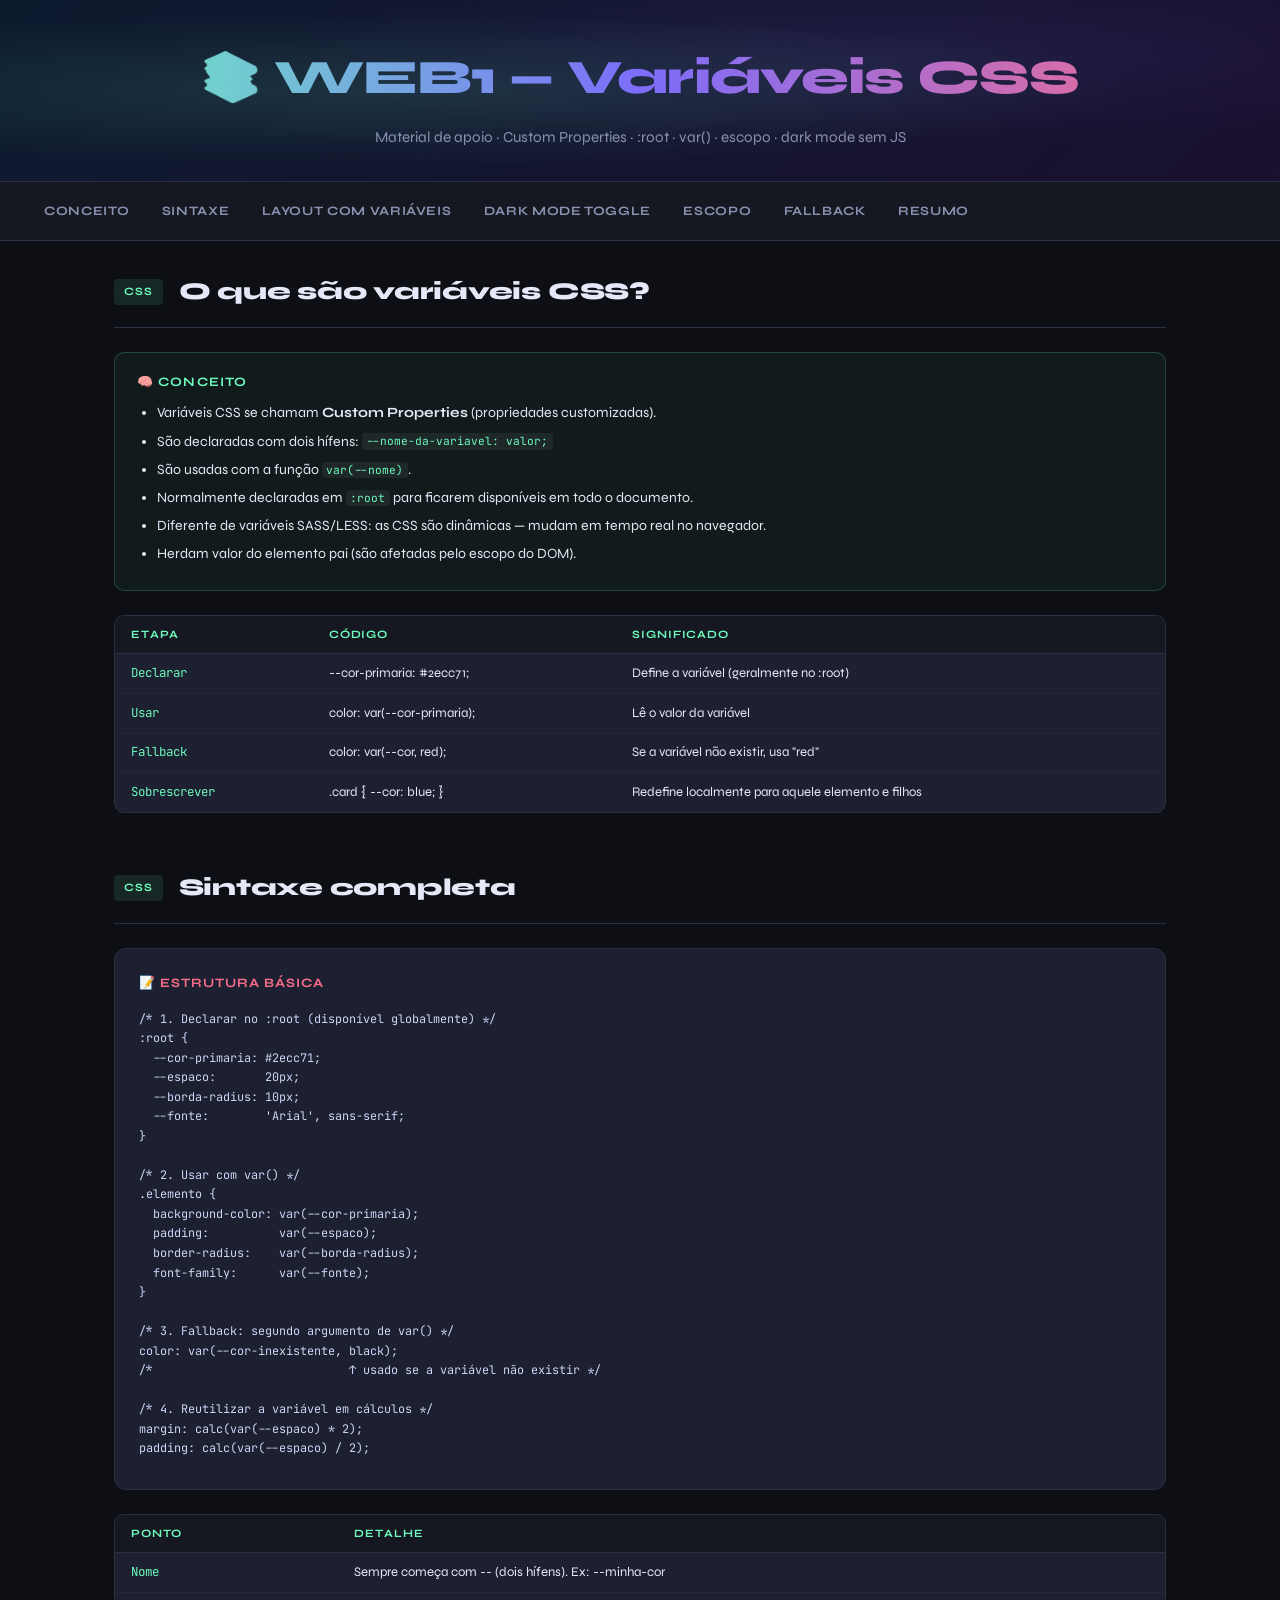
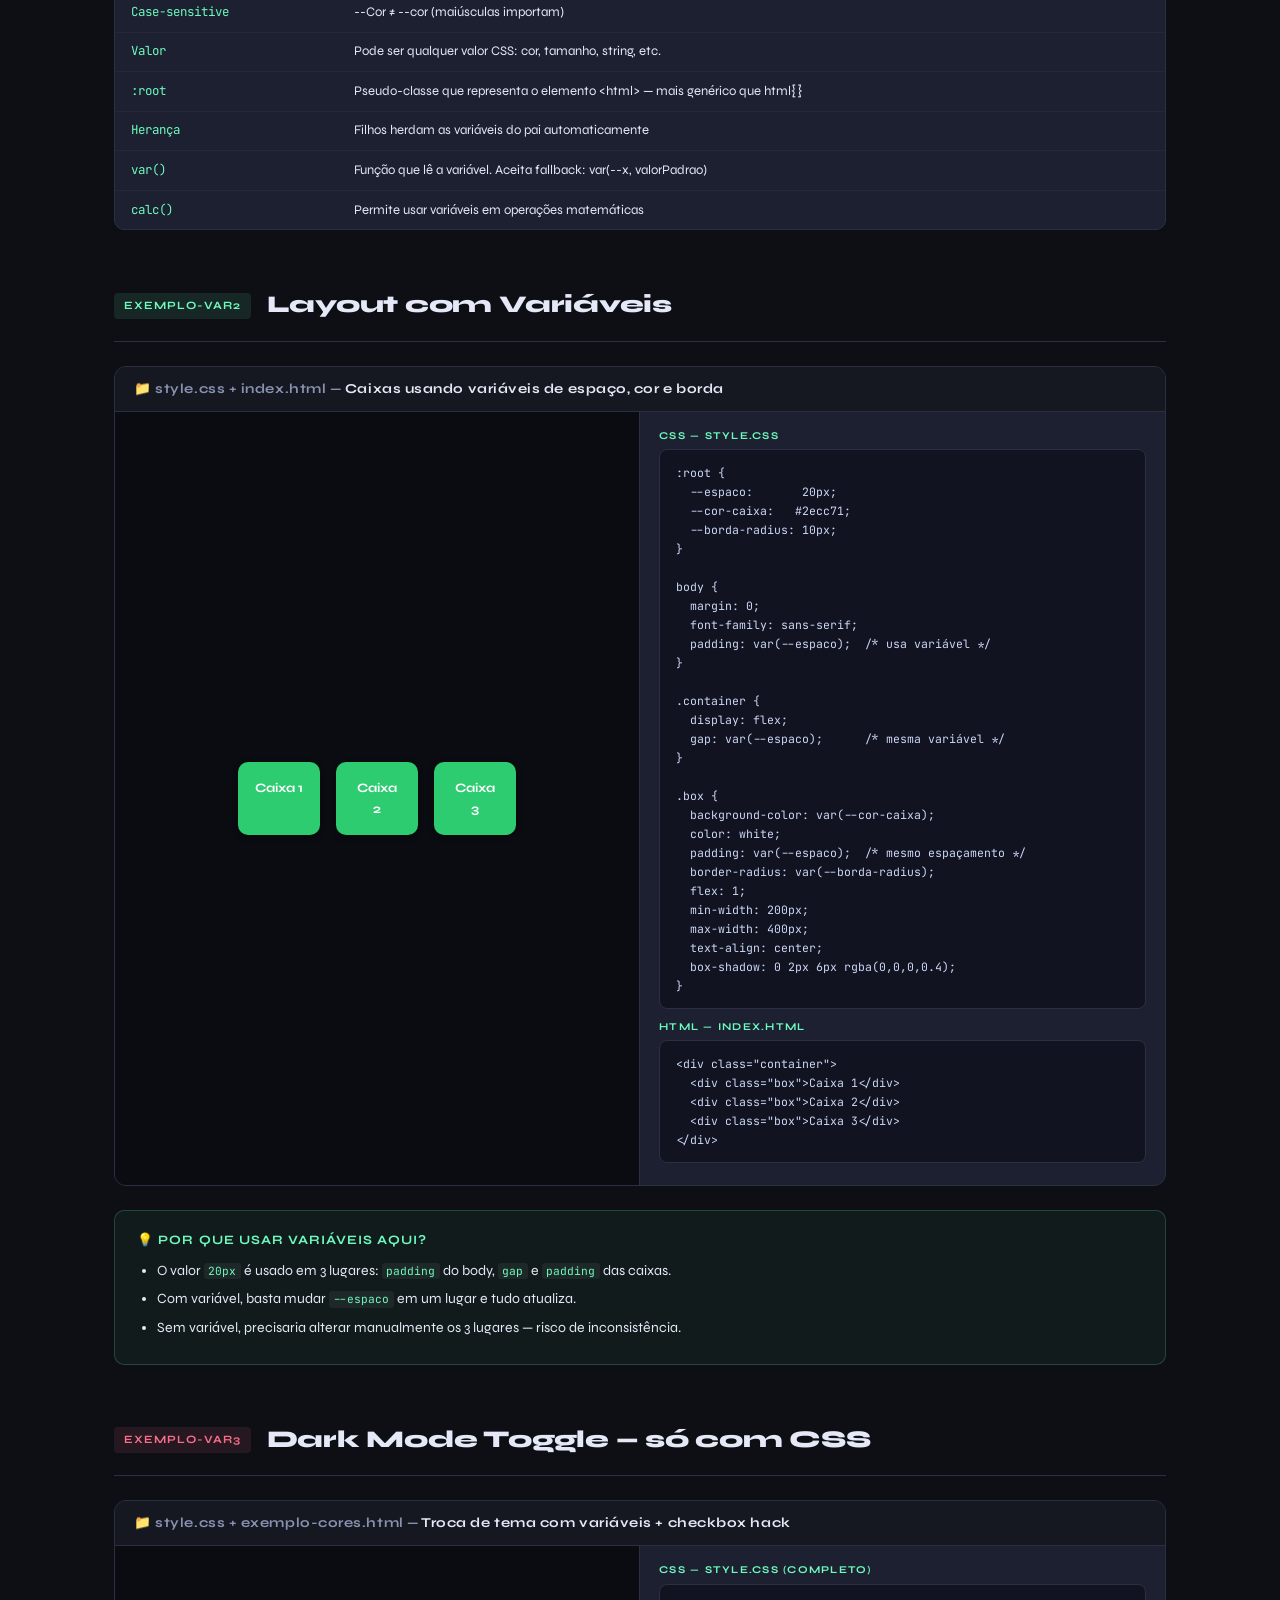
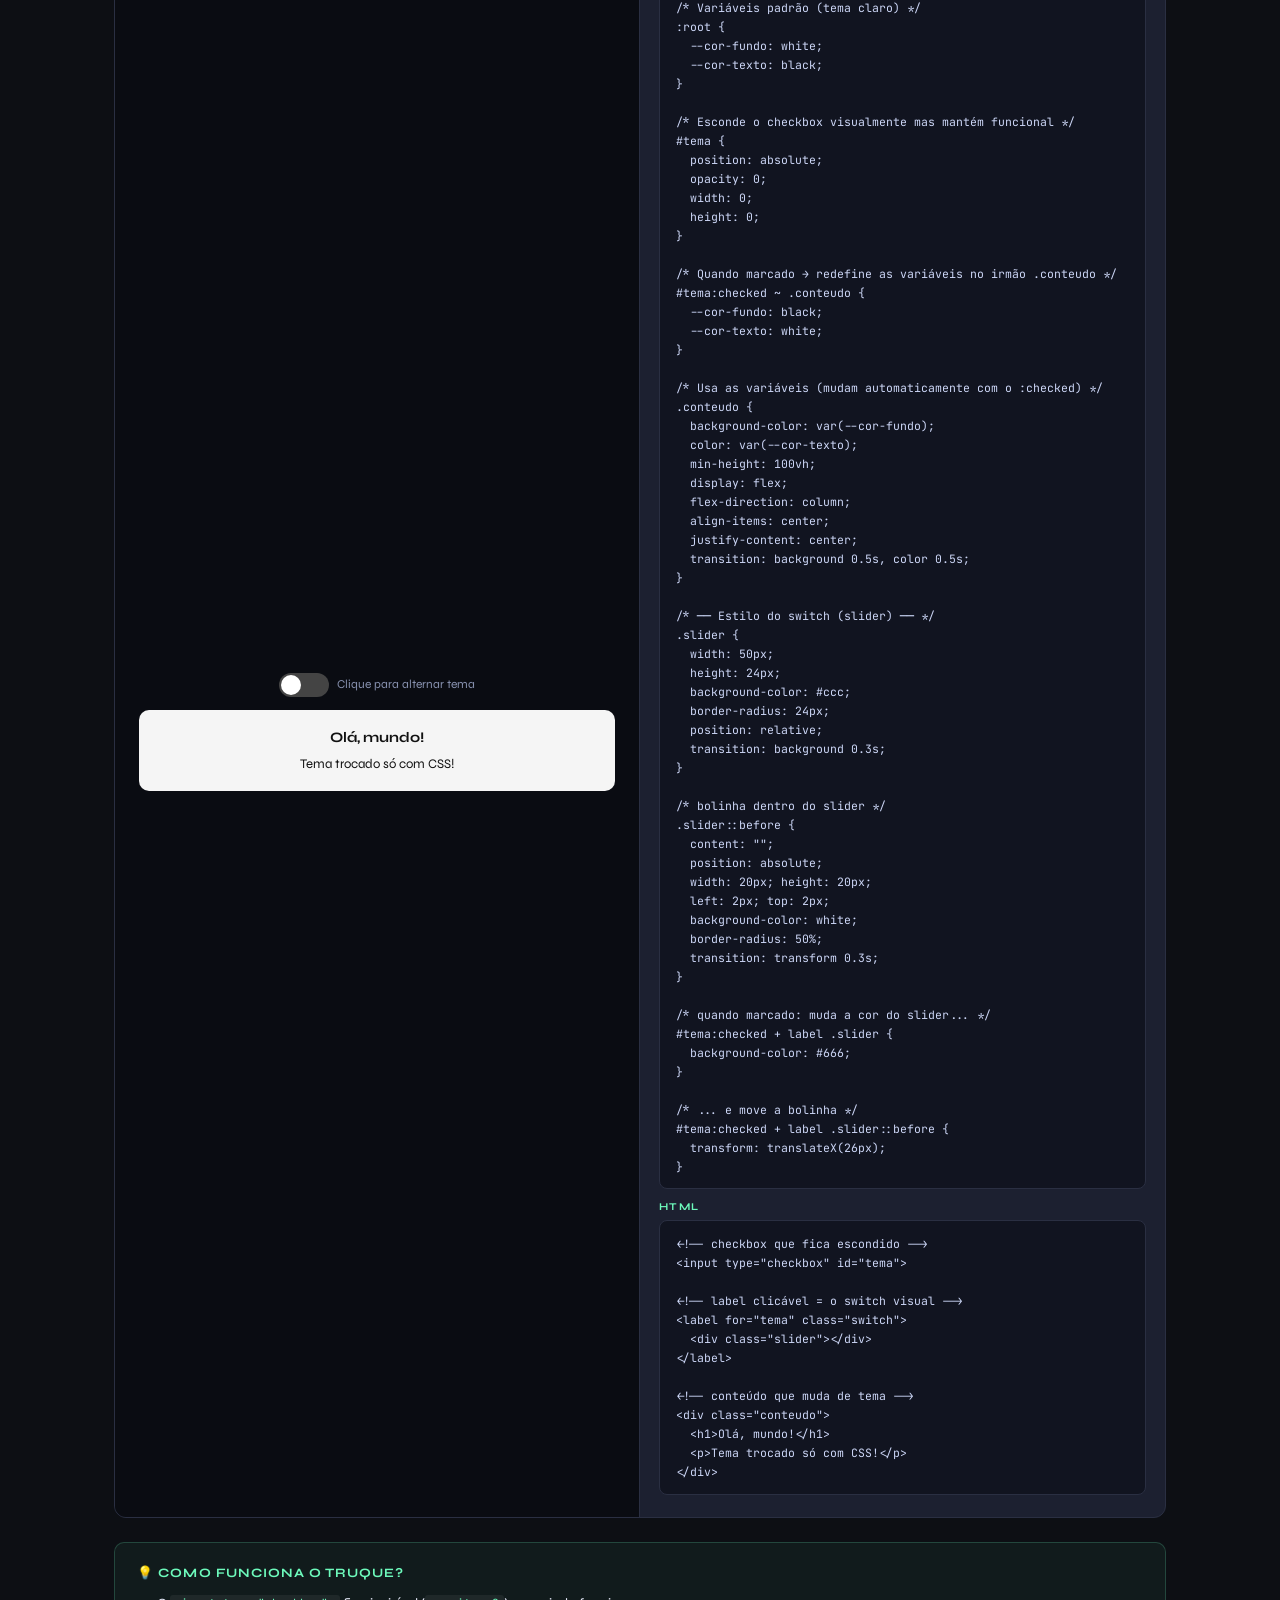
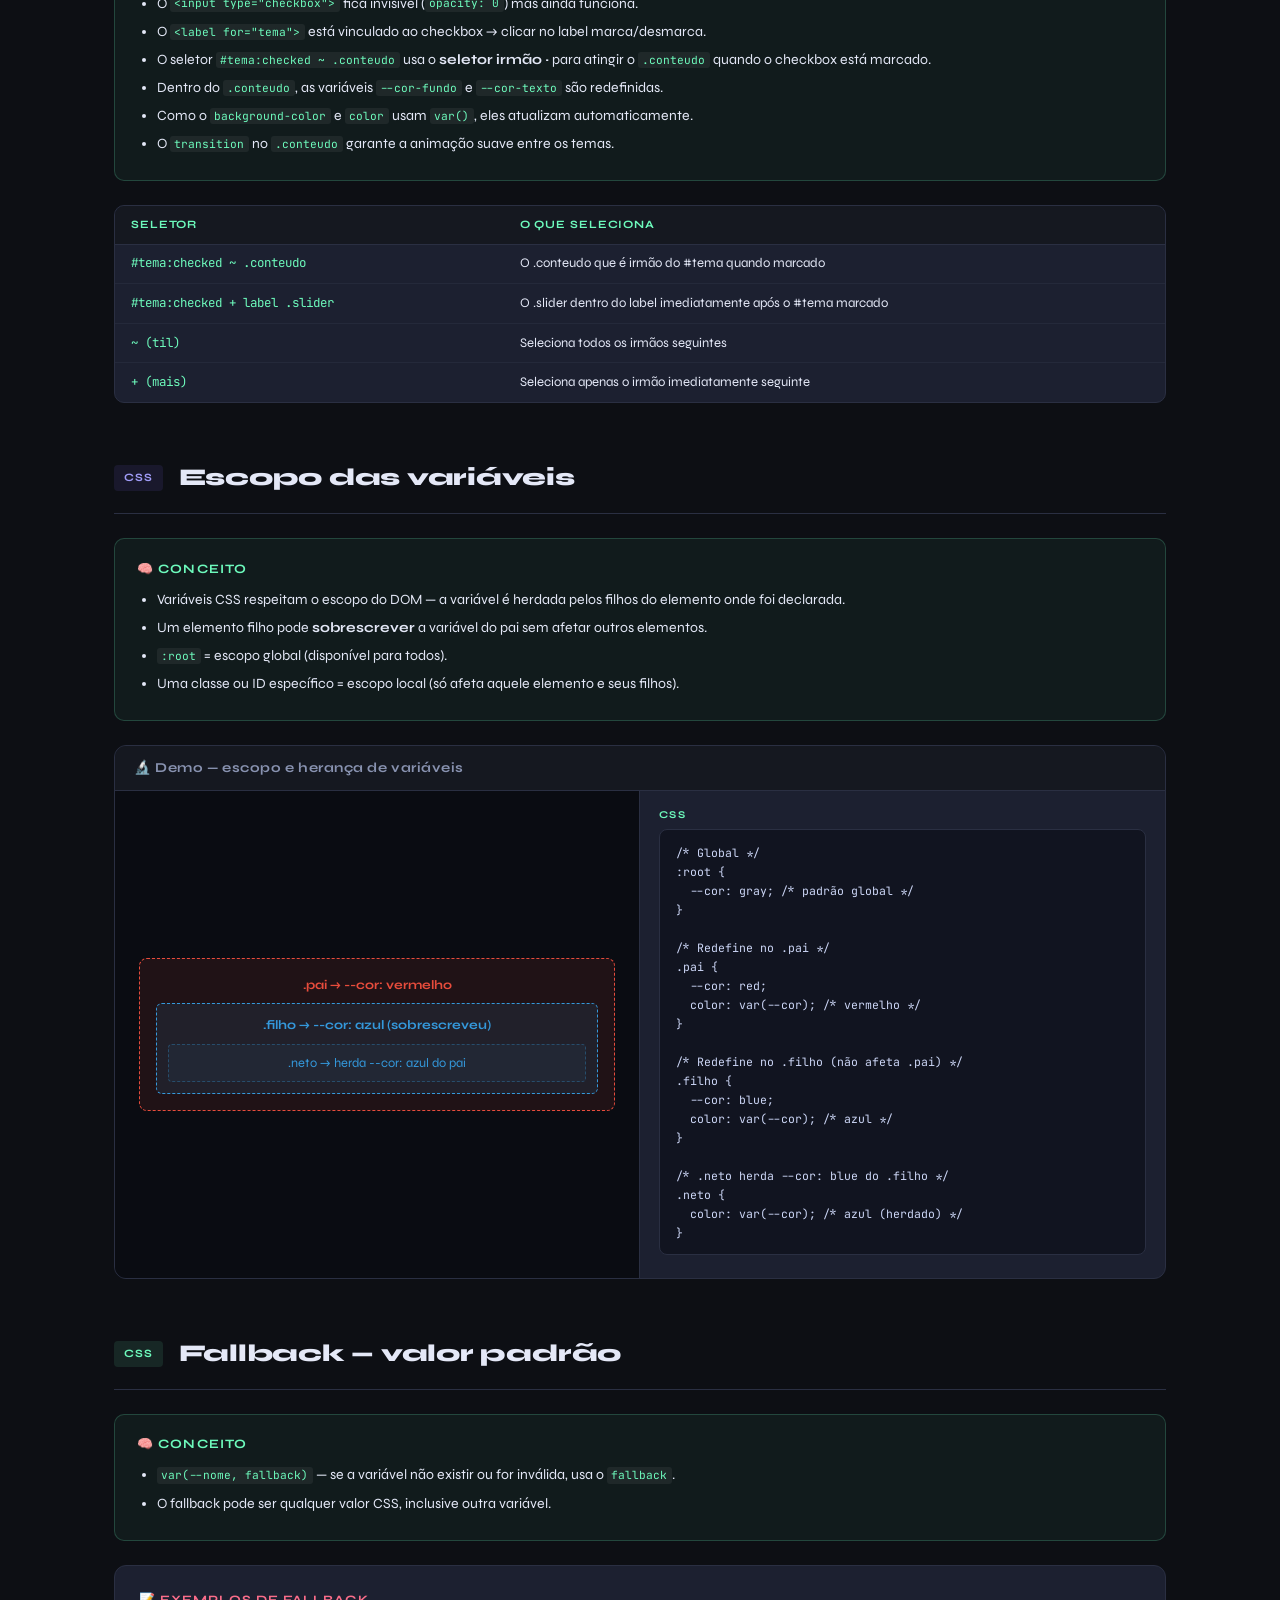
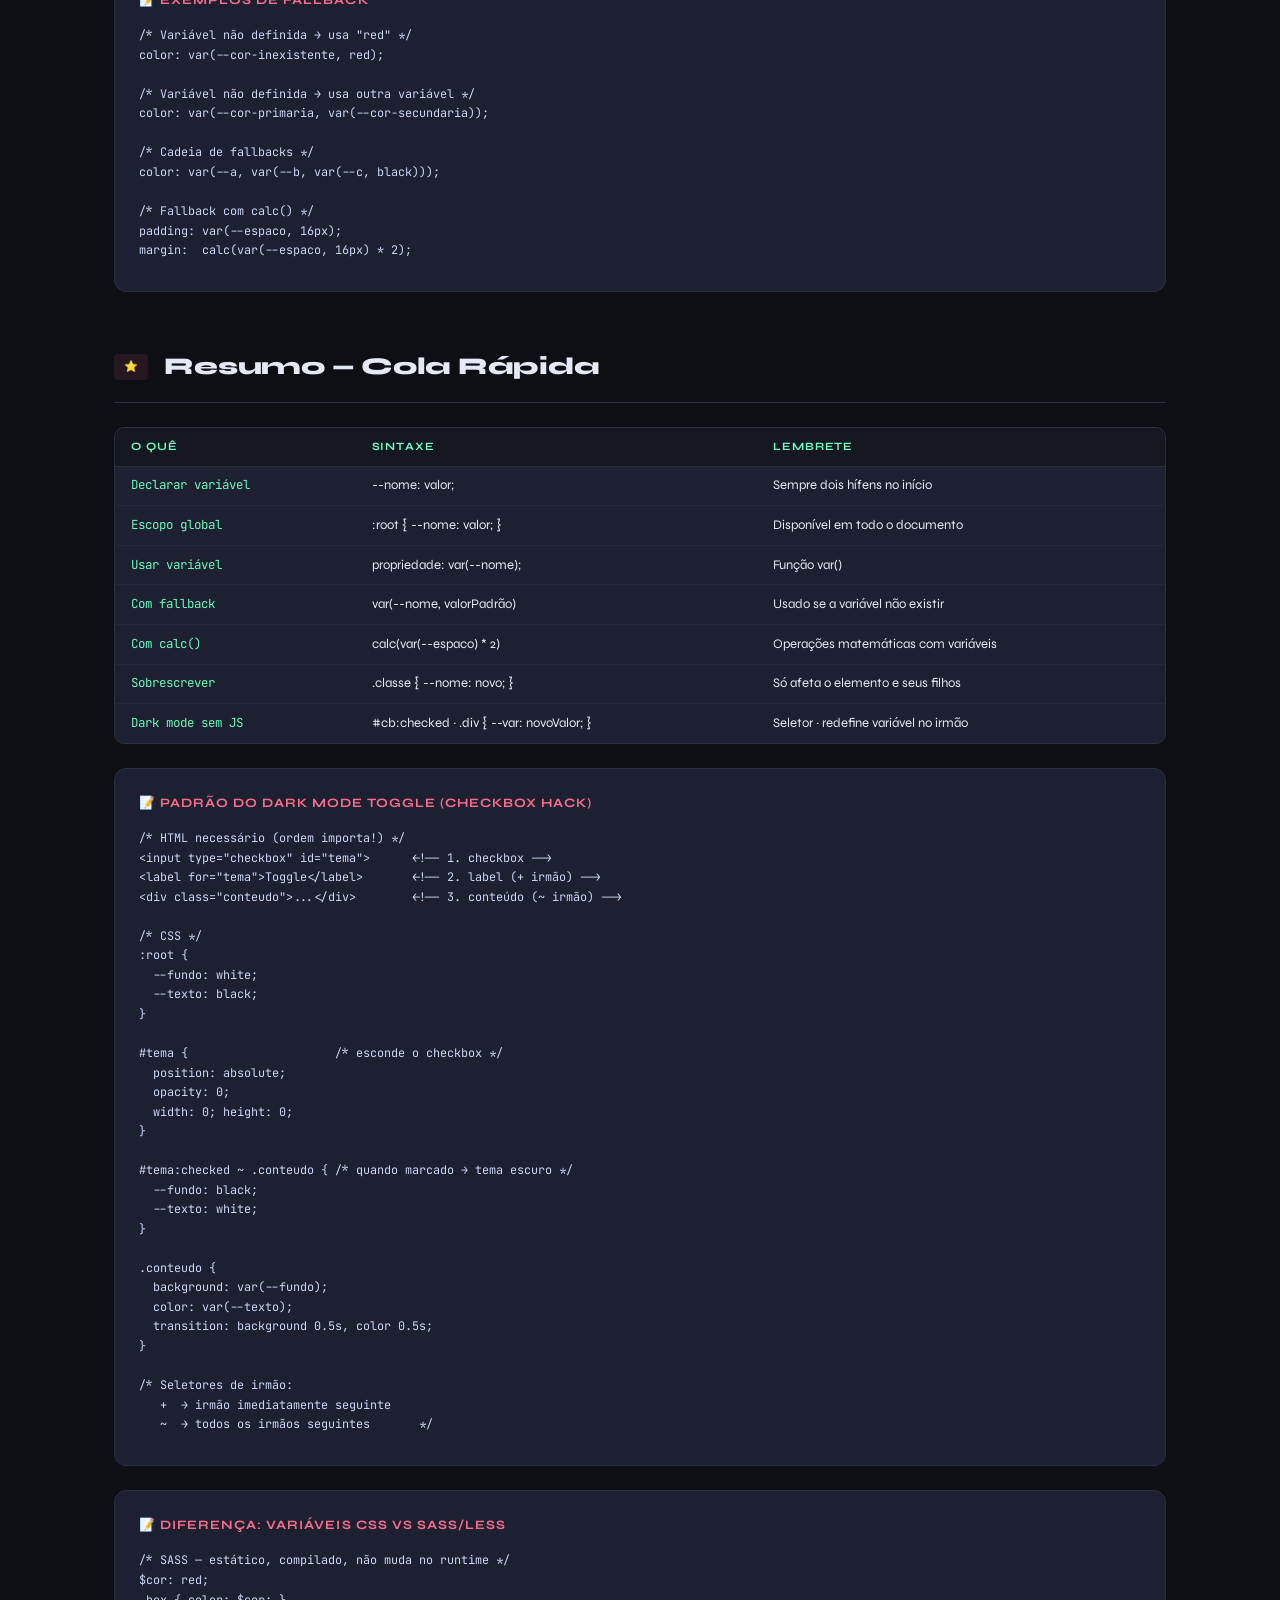
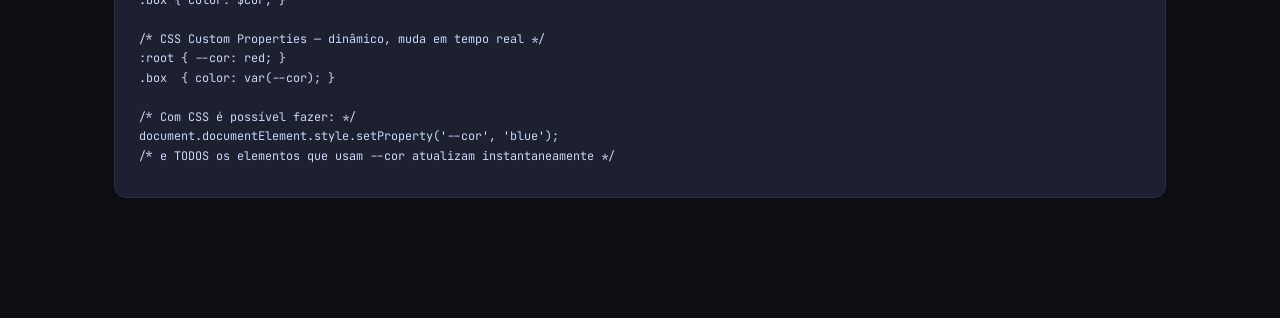
<file: gabarito_WEB1_variaveis.html>
<!DOCTYPE html>
<html lang="pt-br">
<head>
  <meta charset="UTF-8">
  <meta name="viewport" content="width=device-width, initial-scale=1.0">
  <title>📚 WEB1 — Variáveis CSS · Material de Apoio</title>
  <link href="https://fonts.googleapis.com/css2?family=JetBrains+Mono:wght@400;700&family=Syne:wght@400;700;800&display=swap" rel="stylesheet">
  <style>
    :root {
      --bg: #0d0f14;
      --surface: #151820;
      --card: #1c2030;
      --border: #2a2f42;
      --accent: #7c6dfa;
      --accent2: #fa6d8a;
      --accent3: #6dfabc;
      --text: #e4e8f7;
      --muted: #8892b0;
      --code-bg: #111420;
    }

    * { box-sizing: border-box; margin: 0; padding: 0; }

    body {
      background: var(--bg);
      color: var(--text);
      font-family: 'Syne', sans-serif;
      line-height: 1.6;
    }

    header {
      background: linear-gradient(135deg, #0d1a2e 0%, #1a1030 100%);
      border-bottom: 1px solid var(--border);
      padding: 2.5rem 2rem 2rem;
      text-align: center;
      position: relative;
      overflow: hidden;
    }
    header::before {
      content: '';
      position: absolute;
      inset: 0;
      background: radial-gradient(ellipse at 30% 50%, rgba(109,250,188,0.12) 0%, transparent 60%),
                  radial-gradient(ellipse at 70% 30%, rgba(124,109,250,0.1) 0%, transparent 50%);
      pointer-events: none;
    }
    header h1 {
      font-size: clamp(1.8rem, 4vw, 3rem);
      font-weight: 800;
      letter-spacing: -0.02em;
      background: linear-gradient(90deg, #6dfabc, #7c6dfa, #fa6d8a);
      -webkit-background-clip: text;
      -webkit-text-fill-color: transparent;
      background-clip: text;
      position: relative;
    }
    header p {
      color: var(--muted);
      margin-top: .5rem;
      font-size: .95rem;
      position: relative;
    }

    nav {
      background: var(--surface);
      border-bottom: 1px solid var(--border);
      padding: .8rem 2rem;
      display: flex;
      flex-wrap: wrap;
      gap: .5rem;
      position: sticky;
      top: 0;
      z-index: 100;
    }
    nav a {
      color: var(--muted);
      text-decoration: none;
      font-size: .8rem;
      font-weight: 700;
      letter-spacing: .05em;
      text-transform: uppercase;
      padding: .3rem .7rem;
      border-radius: 4px;
      border: 1px solid transparent;
      transition: all .2s;
    }
    nav a:hover { color: var(--accent3); border-color: var(--accent3); background: rgba(109,250,188,.08); }

    main {
      max-width: 1100px;
      margin: 0 auto;
      padding: 2rem 1.5rem 4rem;
    }

    section { margin-bottom: 3.5rem; }

    .section-header {
      display: flex;
      align-items: center;
      gap: 1rem;
      margin-bottom: 1.5rem;
      padding-bottom: 1rem;
      border-bottom: 1px solid var(--border);
    }
    .section-tag {
      font-size: .7rem;
      font-weight: 700;
      letter-spacing: .1em;
      text-transform: uppercase;
      padding: .25rem .6rem;
      border-radius: 4px;
    }
    .tag-var    { background: rgba(109,250,188,.1); color: #6dfabc; }
    .tag-scope  { background: rgba(124,109,250,.1); color: #a09cf7; }
    .tag-dark   { background: rgba(250,109,138,.1); color: #fa6d8a; }

    .section-title {
      font-size: 1.5rem;
      font-weight: 800;
      letter-spacing: -.01em;
    }

    .concept {
      background: rgba(109,250,188,.05);
      border: 1px solid rgba(109,250,188,.2);
      border-radius: 10px;
      padding: 1.2rem 1.4rem;
      margin-bottom: 1.5rem;
      font-size: .88rem;
    }
    .concept h4 {
      color: var(--accent3);
      font-size: .8rem;
      letter-spacing: .08em;
      text-transform: uppercase;
      margin-bottom: .6rem;
    }
    .concept ul { padding-left: 1.2rem; }
    .concept li { margin-bottom: .35rem; color: var(--text); }
    .concept code {
      font-family: 'JetBrains Mono', monospace;
      font-size: .8em;
      background: rgba(255,255,255,.06);
      padding: .1em .4em;
      border-radius: 3px;
      color: #6dfabc;
    }

    .example {
      background: var(--card);
      border: 1px solid var(--border);
      border-radius: 12px;
      margin-bottom: 1.5rem;
      overflow: hidden;
    }
    .example-title {
      padding: .7rem 1.2rem;
      background: var(--surface);
      border-bottom: 1px solid var(--border);
      font-size: .85rem;
      font-weight: 700;
      color: var(--muted);
      letter-spacing: .04em;
    }
    .example-title span { color: var(--text); }

    .example-body {
      display: grid;
      grid-template-columns: 1fr 1fr;
      gap: 0;
    }
    @media(max-width:700px) { .example-body { grid-template-columns: 1fr; } }

    .preview-wrap {
      border-right: 1px solid var(--border);
      padding: 1.5rem;
      display: flex;
      align-items: center;
      justify-content: center;
      min-height: 160px;
      background: #0a0c12;
      flex-direction: column;
      gap: .8rem;
    }
    @media(max-width:700px) { .preview-wrap { border-right: none; border-bottom: 1px solid var(--border); } }

    .code-cols { padding: 1rem 1.2rem; overflow-x: auto; }

    .code-label {
      font-size: .65rem;
      font-weight: 700;
      letter-spacing: .12em;
      text-transform: uppercase;
      color: var(--accent3);
      margin-bottom: .3rem;
      margin-top: .6rem;
    }
    .code-label:first-child { margin-top: 0; }

    pre {
      font-family: 'JetBrains Mono', monospace;
      font-size: .72rem;
      line-height: 1.65;
      color: #ccd6f6;
      background: var(--code-bg);
      padding: .8rem 1rem;
      border-radius: 8px;
      overflow-x: auto;
      margin-bottom: .4rem;
      border: 1px solid var(--border);
      white-space: pre;
    }

    .table-wrap {
      background: var(--card);
      border: 1px solid var(--border);
      border-radius: 10px;
      overflow: hidden;
      margin-bottom: 1.5rem;
    }
    table { width: 100%; border-collapse: collapse; font-size: .82rem; }
    th {
      background: var(--surface);
      color: var(--accent3);
      font-weight: 700;
      font-size: .7rem;
      letter-spacing: .08em;
      text-transform: uppercase;
      padding: .6rem 1rem;
      text-align: left;
      border-bottom: 1px solid var(--border);
    }
    td {
      padding: .55rem 1rem;
      border-bottom: 1px solid rgba(42,47,66,.6);
      vertical-align: top;
    }
    tr:last-child td { border-bottom: none; }
    td:first-child { font-family: 'JetBrains Mono', monospace; font-size: .78rem; color: #6dfabc; }

    .cheat {
      background: var(--card);
      border: 1px solid var(--border);
      border-radius: 12px;
      padding: 1.5rem;
      margin-bottom: 1.5rem;
    }
    .cheat h4 {
      font-size: .8rem;
      text-transform: uppercase;
      letter-spacing: .08em;
      color: var(--accent2);
      margin-bottom: 1rem;
    }
    .cheat pre {
      background: transparent;
      border: none;
      padding: 0;
      font-size: .74rem;
    }

    /* ===== DEMO: Layout com variáveis ===== */
    .demo-root {
      --espaco: 16px;
      --cor-caixa: #2ecc71;
      --borda-radius: 10px;
    }
    .demo-container {
      display: flex;
      gap: var(--espaco);
      flex-wrap: wrap;
      justify-content: center;
    }
    .demo-box-var {
      background-color: var(--cor-caixa);
      color: white;
      padding: var(--espaco);
      border-radius: var(--borda-radius);
      flex: 1;
      min-width: 70px;
      max-width: 120px;
      text-align: center;
      box-shadow: 0 2px 6px rgba(0,0,0,.4);
      font-size: .8rem;
      font-weight: 700;
    }

    /* ===== DEMO: controles ao vivo ===== */
    .controls {
      display: flex;
      flex-direction: column;
      gap: .5rem;
      width: 100%;
      font-size: .75rem;
      color: var(--muted);
    }
    .controls label { display: flex; align-items: center; justify-content: space-between; gap: .5rem; }
    .controls input[type=color] { width: 36px; height: 24px; border: none; background: none; cursor: pointer; }
    .controls input[type=range] { flex: 1; }

    /* ===== DEMO: Dark mode toggle ===== */
    /* checkbox escondido */
    #demo-tema {
      position: absolute;
      opacity: 0;
      width: 0;
      height: 0;
    }

    .demo-theme-wrap {
      display: flex;
      flex-direction: column;
      align-items: center;
      gap: 1rem;
      width: 100%;
    }

    /* slider toggle */
    .demo-switch-label {
      cursor: pointer;
      display: flex;
      align-items: center;
      gap: .5rem;
      font-size: .75rem;
      color: var(--muted);
      user-select: none;
    }
    .demo-slider {
      width: 50px;
      height: 24px;
      background-color: #444;
      border-radius: 24px;
      position: relative;
      transition: background 0.3s;
      flex-shrink: 0;
    }
    .demo-slider::before {
      content: "";
      position: absolute;
      width: 20px;
      height: 20px;
      left: 2px;
      top: 2px;
      background-color: white;
      border-radius: 50%;
      transition: transform 0.3s;
    }
    #demo-tema:checked + .demo-switch-label .demo-slider { background-color: #7c6dfa; }
    #demo-tema:checked + .demo-switch-label .demo-slider::before { transform: translateX(26px); }

    /* o conteúdo que muda de tema */
    .demo-conteudo {
      --cor-fundo: #f5f5f5;
      --cor-texto: #111;
      background-color: var(--cor-fundo);
      color: var(--cor-texto);
      padding: 1rem 1.5rem;
      border-radius: 10px;
      text-align: center;
      transition: background 0.5s, color 0.5s;
      font-size: .82rem;
      width: 100%;
    }
    /* quando o checkbox estiver marcado, o ~ irmão .demo-conteudo muda as variáveis */
    #demo-tema:checked ~ .demo-theme-wrap .demo-conteudo {
      --cor-fundo: #1a1a1a;
      --cor-texto: #f0f0f0;
    }
    .demo-conteudo h3 { margin-bottom: .3rem; font-size: .9rem; }

    /* scope demo */
    .scope-pai {
      --cor: #e74c3c;
      padding: 1rem;
      background: rgba(231,76,60,.1);
      border: 1px dashed #e74c3c;
      border-radius: 8px;
      font-size: .8rem;
      text-align: center;
      color: var(--cor);
      font-weight: 700;
      width: 100%;
    }
    .scope-filho {
      --cor: #3498db;
      margin-top: .5rem;
      padding: .7rem;
      background: rgba(52,152,219,.1);
      border: 1px dashed #3498db;
      border-radius: 6px;
      color: var(--cor);
    }
    .scope-neto {
      /* herda --cor do .scope-filho */
      margin-top: .5rem;
      padding: .5rem;
      background: rgba(52,152,219,.06);
      border: 1px dashed #3498db55;
      border-radius: 4px;
      color: var(--cor);
      font-weight: 400;
    }

    /* fallback demo */
    .demo-fallback {
      font-family: 'JetBrains Mono', monospace;
      font-size: .78rem;
      padding: .8rem 1rem;
      background: var(--code-bg);
      border: 1px solid var(--border);
      border-radius: 8px;
      color: #ccd6f6;
      width: 100%;
    }
    .fb-green { color: #6dfabc; }
    .fb-red   { color: #fa6d8a; }
  </style>
</head>
<body>

<header>
  <h1>📚 WEB1 — Variáveis CSS</h1>
  <p>Material de apoio · Custom Properties · :root · var() · escopo · dark mode sem JS</p>
</header>

<nav>
  <a href="#conceito">Conceito</a>
  <a href="#sintaxe">Sintaxe</a>
  <a href="#ex-var2">Layout com Variáveis</a>
  <a href="#ex-var3">Dark Mode Toggle</a>
  <a href="#escopo">Escopo</a>
  <a href="#fallback">Fallback</a>
  <a href="#resumo">Resumo</a>
</nav>

<main>

<!-- ===== CONCEITO ===== -->
<section id="conceito">
  <div class="section-header">
    <span class="section-tag tag-var">CSS</span>
    <h2 class="section-title">O que são variáveis CSS?</h2>
  </div>

  <div class="concept">
    <h4>🧠 Conceito</h4>
    <ul>
      <li>Variáveis CSS se chamam <strong>Custom Properties</strong> (propriedades customizadas).</li>
      <li>São declaradas com dois hífens: <code>--nome-da-variavel: valor;</code></li>
      <li>São usadas com a função <code>var(--nome)</code>.</li>
      <li>Normalmente declaradas em <code>:root</code> para ficarem disponíveis em todo o documento.</li>
      <li>Diferente de variáveis SASS/LESS: as CSS são dinâmicas — mudam em tempo real no navegador.</li>
      <li>Herdam valor do elemento pai (são afetadas pelo escopo do DOM).</li>
    </ul>
  </div>

  <div class="table-wrap">
    <table>
      <tr><th>Etapa</th><th>Código</th><th>Significado</th></tr>
      <tr><td>Declarar</td><td>--cor-primaria: #2ecc71;</td><td>Define a variável (geralmente no :root)</td></tr>
      <tr><td>Usar</td><td>color: var(--cor-primaria);</td><td>Lê o valor da variável</td></tr>
      <tr><td>Fallback</td><td>color: var(--cor, red);</td><td>Se a variável não existir, usa "red"</td></tr>
      <tr><td>Sobrescrever</td><td>.card { --cor: blue; }</td><td>Redefine localmente para aquele elemento e filhos</td></tr>
    </table>
  </div>
</section>

<!-- ===== SINTAXE ===== -->
<section id="sintaxe">
  <div class="section-header">
    <span class="section-tag tag-var">CSS</span>
    <h2 class="section-title">Sintaxe completa</h2>
  </div>

  <div class="cheat">
    <h4>📝 Estrutura básica</h4>
    <pre>/* 1. Declarar no :root (disponível globalmente) */
:root {
  --cor-primaria: #2ecc71;
  --espaco:       20px;
  --borda-radius: 10px;
  --fonte:        'Arial', sans-serif;
}

/* 2. Usar com var() */
.elemento {
  background-color: var(--cor-primaria);
  padding:          var(--espaco);
  border-radius:    var(--borda-radius);
  font-family:      var(--fonte);
}

/* 3. Fallback: segundo argumento de var() */
color: var(--cor-inexistente, black);
/*                            ↑ usado se a variável não existir */

/* 4. Reutilizar a variável em cálculos */
margin: calc(var(--espaco) * 2);
padding: calc(var(--espaco) / 2);</pre>
  </div>

  <div class="table-wrap">
    <table>
      <tr><th>Ponto</th><th>Detalhe</th></tr>
      <tr><td>Nome</td><td>Sempre começa com -- (dois hífens). Ex: --minha-cor</td></tr>
      <tr><td>Case-sensitive</td><td>--Cor ≠ --cor (maiúsculas importam)</td></tr>
      <tr><td>Valor</td><td>Pode ser qualquer valor CSS: cor, tamanho, string, etc.</td></tr>
      <tr><td>:root</td><td>Pseudo-classe que representa o elemento &lt;html&gt; — mais genérico que html{}</td></tr>
      <tr><td>Herança</td><td>Filhos herdam as variáveis do pai automaticamente</td></tr>
      <tr><td>var()</td><td>Função que lê a variável. Aceita fallback: var(--x, valorPadrao)</td></tr>
      <tr><td>calc()</td><td>Permite usar variáveis em operações matemáticas</td></tr>
    </table>
  </div>
</section>

<!-- ===== EX-VAR2 ===== -->
<section id="ex-var2">
  <div class="section-header">
    <span class="section-tag tag-var">exemplo-var2</span>
    <h2 class="section-title">Layout com Variáveis</h2>
  </div>

  <div class="example">
    <div class="example-title">📁 style.css + index.html — <span>Caixas usando variáveis de espaço, cor e borda</span></div>
    <div class="example-body">
      <div class="preview-wrap">
        <div class="demo-root demo-container">
          <div class="demo-box-var">Caixa 1</div>
          <div class="demo-box-var">Caixa 2</div>
          <div class="demo-box-var">Caixa 3</div>
        </div>
      </div>
      <div class="code-cols">
        <div class="code-label">CSS — style.css</div>
        <pre>:root {
  --espaco:       20px;
  --cor-caixa:   #2ecc71;
  --borda-radius: 10px;
}

body {
  margin: 0;
  font-family: sans-serif;
  padding: var(--espaco);  /* usa variável */
}

.container {
  display: flex;
  gap: var(--espaco);      /* mesma variável */
}

.box {
  background-color: var(--cor-caixa);
  color: white;
  padding: var(--espaco);  /* mesmo espaçamento */
  border-radius: var(--borda-radius);
  flex: 1;
  min-width: 200px;
  max-width: 400px;
  text-align: center;
  box-shadow: 0 2px 6px rgba(0,0,0,0.4);
}</pre>
        <div class="code-label">HTML — index.html</div>
        <pre>&lt;div class="container"&gt;
  &lt;div class="box"&gt;Caixa 1&lt;/div&gt;
  &lt;div class="box"&gt;Caixa 2&lt;/div&gt;
  &lt;div class="box"&gt;Caixa 3&lt;/div&gt;
&lt;/div&gt;</pre>
      </div>
    </div>
  </div>

  <div class="concept">
    <h4>💡 Por que usar variáveis aqui?</h4>
    <ul>
      <li>O valor <code>20px</code> é usado em 3 lugares: <code>padding</code> do body, <code>gap</code> e <code>padding</code> das caixas.</li>
      <li>Com variável, basta mudar <code>--espaco</code> em um lugar e tudo atualiza.</li>
      <li>Sem variável, precisaria alterar manualmente os 3 lugares — risco de inconsistência.</li>
    </ul>
  </div>
</section>

<!-- ===== EX-VAR3 (DARK MODE) ===== -->
<section id="ex-var3">
  <div class="section-header">
    <span class="section-tag tag-dark">exemplo-var3</span>
    <h2 class="section-title">Dark Mode Toggle — só com CSS</h2>
  </div>

  <div class="example">
    <div class="example-title">📁 style.css + exemplo-cores.html — <span>Troca de tema com variáveis + checkbox hack</span></div>
    <div class="example-body">
      <div class="preview-wrap">
        <!-- checkbox escondido -->
        <input type="checkbox" id="demo-tema">
        <label for="demo-tema" class="demo-switch-label">
          <div class="demo-slider"></div>
          <span>Clique para alternar tema</span>
        </label>
        <div class="demo-theme-wrap">
          <div class="demo-conteudo">
            <h3>Olá, mundo!</h3>
            <p>Tema trocado só com CSS!</p>
          </div>
        </div>
      </div>
      <div class="code-cols">
        <div class="code-label">CSS — style.css (completo)</div>
        <pre>/* Variáveis padrão (tema claro) */
:root {
  --cor-fundo: white;
  --cor-texto: black;
}

/* Esconde o checkbox visualmente mas mantém funcional */
#tema {
  position: absolute;
  opacity: 0;
  width: 0;
  height: 0;
}

/* Quando marcado → redefine as variáveis no irmão .conteudo */
#tema:checked ~ .conteudo {
  --cor-fundo: black;
  --cor-texto: white;
}

/* Usa as variáveis (mudam automaticamente com o :checked) */
.conteudo {
  background-color: var(--cor-fundo);
  color: var(--cor-texto);
  min-height: 100vh;
  display: flex;
  flex-direction: column;
  align-items: center;
  justify-content: center;
  transition: background 0.5s, color 0.5s;
}

/* ── Estilo do switch (slider) ── */
.slider {
  width: 50px;
  height: 24px;
  background-color: #ccc;
  border-radius: 24px;
  position: relative;
  transition: background 0.3s;
}

/* bolinha dentro do slider */
.slider::before {
  content: "";
  position: absolute;
  width: 20px; height: 20px;
  left: 2px; top: 2px;
  background-color: white;
  border-radius: 50%;
  transition: transform 0.3s;
}

/* quando marcado: muda a cor do slider... */
#tema:checked + label .slider {
  background-color: #666;
}

/* ... e move a bolinha */
#tema:checked + label .slider::before {
  transform: translateX(26px);
}</pre>
        <div class="code-label">HTML</div>
        <pre>&lt;!-- checkbox que fica escondido --&gt;
&lt;input type="checkbox" id="tema"&gt;

&lt;!-- label clicável = o switch visual --&gt;
&lt;label for="tema" class="switch"&gt;
  &lt;div class="slider"&gt;&lt;/div&gt;
&lt;/label&gt;

&lt;!-- conteúdo que muda de tema --&gt;
&lt;div class="conteudo"&gt;
  &lt;h1&gt;Olá, mundo!&lt;/h1&gt;
  &lt;p&gt;Tema trocado só com CSS!&lt;/p&gt;
&lt;/div&gt;</pre>
      </div>
    </div>
  </div>

  <div class="concept">
    <h4>💡 Como funciona o truque?</h4>
    <ul>
      <li>O <code>&lt;input type="checkbox"&gt;</code> fica invisível (<code>opacity: 0</code>) mas ainda funciona.</li>
      <li>O <code>&lt;label for="tema"&gt;</code> está vinculado ao checkbox → clicar no label marca/desmarca.</li>
      <li>O seletor <code>#tema:checked ~ .conteudo</code> usa o <strong>seletor irmão ~</strong> para atingir o <code>.conteudo</code> quando o checkbox está marcado.</li>
      <li>Dentro do <code>.conteudo</code>, as variáveis <code>--cor-fundo</code> e <code>--cor-texto</code> são redefinidas.</li>
      <li>Como o <code>background-color</code> e <code>color</code> usam <code>var()</code>, eles atualizam automaticamente.</li>
      <li>O <code>transition</code> no <code>.conteudo</code> garante a animação suave entre os temas.</li>
    </ul>
  </div>

  <div class="table-wrap">
    <table>
      <tr><th>Seletor</th><th>O que seleciona</th></tr>
      <tr><td>#tema:checked ~ .conteudo</td><td>O .conteudo que é irmão do #tema quando marcado</td></tr>
      <tr><td>#tema:checked + label .slider</td><td>O .slider dentro do label imediatamente após o #tema marcado</td></tr>
      <tr><td>~ (til)</td><td>Seleciona todos os irmãos seguintes</td></tr>
      <tr><td>+ (mais)</td><td>Seleciona apenas o irmão imediatamente seguinte</td></tr>
    </table>
  </div>
</section>

<!-- ===== ESCOPO ===== -->
<section id="escopo">
  <div class="section-header">
    <span class="section-tag tag-scope">CSS</span>
    <h2 class="section-title">Escopo das variáveis</h2>
  </div>

  <div class="concept">
    <h4>🧠 Conceito</h4>
    <ul>
      <li>Variáveis CSS respeitam o escopo do DOM — a variável é herdada pelos filhos do elemento onde foi declarada.</li>
      <li>Um elemento filho pode <strong>sobrescrever</strong> a variável do pai sem afetar outros elementos.</li>
      <li><code>:root</code> = escopo global (disponível para todos).</li>
      <li>Uma classe ou ID específico = escopo local (só afeta aquele elemento e seus filhos).</li>
    </ul>
  </div>

  <div class="example">
    <div class="example-title">🔬 Demo — escopo e herança de variáveis</div>
    <div class="example-body">
      <div class="preview-wrap">
        <div class="scope-pai">
          .pai → --cor: vermelho
          <div class="scope-filho">
            .filho → --cor: azul (sobrescreveu)
            <div class="scope-neto">.neto → herda --cor: azul do pai</div>
          </div>
        </div>
      </div>
      <div class="code-cols">
        <div class="code-label">CSS</div>
        <pre>/* Global */
:root {
  --cor: gray; /* padrão global */
}

/* Redefine no .pai */
.pai {
  --cor: red;
  color: var(--cor); /* vermelho */
}

/* Redefine no .filho (não afeta .pai) */
.filho {
  --cor: blue;
  color: var(--cor); /* azul */
}

/* .neto herda --cor: blue do .filho */
.neto {
  color: var(--cor); /* azul (herdado) */
}</pre>
      </div>
    </div>
  </div>
</section>

<!-- ===== FALLBACK ===== -->
<section id="fallback">
  <div class="section-header">
    <span class="section-tag tag-var">CSS</span>
    <h2 class="section-title">Fallback — valor padrão</h2>
  </div>

  <div class="concept">
    <h4>🧠 Conceito</h4>
    <ul>
      <li><code>var(--nome, fallback)</code> — se a variável não existir ou for inválida, usa o <code>fallback</code>.</li>
      <li>O fallback pode ser qualquer valor CSS, inclusive outra variável.</li>
    </ul>
  </div>

  <div class="cheat">
    <h4>📝 Exemplos de fallback</h4>
    <pre>/* Variável não definida → usa "red" */
color: var(--cor-inexistente, red);

/* Variável não definida → usa outra variável */
color: var(--cor-primaria, var(--cor-secundaria));

/* Cadeia de fallbacks */
color: var(--a, var(--b, var(--c, black)));

/* Fallback com calc() */
padding: var(--espaco, 16px);
margin:  calc(var(--espaco, 16px) * 2);</pre>
  </div>
</section>

<!-- ===== RESUMO ===== -->
<section id="resumo">
  <div class="section-header">
    <span class="section-tag tag-dark">⭐</span>
    <h2 class="section-title">Resumo — Cola Rápida</h2>
  </div>

  <div class="table-wrap">
    <table>
      <tr><th>O quê</th><th>Sintaxe</th><th>Lembrete</th></tr>
      <tr><td>Declarar variável</td><td>--nome: valor;</td><td>Sempre dois hífens no início</td></tr>
      <tr><td>Escopo global</td><td>:root { --nome: valor; }</td><td>Disponível em todo o documento</td></tr>
      <tr><td>Usar variável</td><td>propriedade: var(--nome);</td><td>Função var()</td></tr>
      <tr><td>Com fallback</td><td>var(--nome, valorPadrão)</td><td>Usado se a variável não existir</td></tr>
      <tr><td>Com calc()</td><td>calc(var(--espaco) * 2)</td><td>Operações matemáticas com variáveis</td></tr>
      <tr><td>Sobrescrever</td><td>.classe { --nome: novo; }</td><td>Só afeta o elemento e seus filhos</td></tr>
      <tr><td>Dark mode sem JS</td><td>#cb:checked ~ .div { --var: novoValor; }</td><td>Seletor ~ redefine variável no irmão</td></tr>
    </table>
  </div>

  <div class="cheat">
    <h4>📝 Padrão do dark mode toggle (checkbox hack)</h4>
    <pre>/* HTML necessário (ordem importa!) */
&lt;input type="checkbox" id="tema"&gt;      &lt;!-- 1. checkbox --&gt;
&lt;label for="tema"&gt;Toggle&lt;/label&gt;       &lt;!-- 2. label (+ irmão) --&gt;
&lt;div class="conteudo"&gt;...&lt;/div&gt;        &lt;!-- 3. conteúdo (~ irmão) --&gt;

/* CSS */
:root {
  --fundo: white;
  --texto: black;
}

#tema {                     /* esconde o checkbox */
  position: absolute;
  opacity: 0;
  width: 0; height: 0;
}

#tema:checked ~ .conteudo { /* quando marcado → tema escuro */
  --fundo: black;
  --texto: white;
}

.conteudo {
  background: var(--fundo);
  color: var(--texto);
  transition: background 0.5s, color 0.5s;
}

/* Seletores de irmão:
   +  → irmão imediatamente seguinte
   ~  → todos os irmãos seguintes       */</pre>
  </div>

  <div class="cheat">
    <h4>📝 Diferença: variáveis CSS vs SASS/LESS</h4>
    <pre>/* SASS — estático, compilado, não muda no runtime */
$cor: red;
.box { color: $cor; }

/* CSS Custom Properties — dinâmico, muda em tempo real */
:root { --cor: red; }
.box  { color: var(--cor); }

/* Com CSS é possível fazer: */
document.documentElement.style.setProperty('--cor', 'blue');
/* e TODOS os elementos que usam --cor atualizam instantaneamente */</pre>
  </div>
</section>

</main>
</body>
</html>
</file>
<file: AtividadeWeb09032026/estilo.css>
* {
    padding: 0;
    margin: 0;
    box-sizing: border-box;
    font-family: Arial;
}

body {
    display: grid;
    grid-template-columns: 1fr;
    grid-template-rows: auto 1fr auto;
    background-color: #F0F0F5;
    min-height: 100vh;
}

header {
    display: flex;
    justify-content: center;
    align-items: center;
    height: 20vh;
}

main {
    display: flex;
    flex-direction: column;
    justify-content: space-around;
    min-height: 80vh;
    background-color: #F0F0F5;
    padding: 20px;
}

footer {
    color: white;
    display: flex;
    align-items: center;
    justify-content: space-around;
    padding: 5px;
    height: 15vh;
    background-color: #3C008C;
    border-top-left-radius: 15px;
    border-top-right-radius: 15px;
}

#cardTitulo {
    display: flex;
    justify-content: center;
    align-items: center;
    background: linear-gradient(135deg, #6200D1 0%, #3C008C 100%);
    height: 150px;
    width: 750px;
    border-radius: 15px;
    box-shadow: 0 4px 15px rgba(98, 0, 209, 0.3);
}

#titulo {
    color: #B464E6;
    font-size: 2em;
    font-weight: bold;
    text-shadow: 1px 1px 2px rgba(0, 0, 0, 0.2);
}

#secaoprojetos {
    gap: 15px;
    padding: 20px;

}

.projeto {
    min-height: 150px;
    display: inline-block;
    background-color: #FFFFFF;
    padding: 15px;
    border-radius: 10px;
    width: 350px;
    border-left: 4px solid #B464E6;
    box-shadow: 0 2px 8px rgba(98, 0, 209, 0.1);
    transition: transform 0.3s ease, box-shadow 0.3s ease;
}

.projeto:hover {
    transform: translateY(-5px);
    box-shadow: 0 4px 15px rgba(98, 0, 209, 0.2);

}

dl {
    color: #2D2D32;
    display: grid;
    grid-template-rows: repeat(1fr);
    padding: 20px;
}

dt {
    color: white;
    display: inline-block;
    padding: 8px 12px;
    border-radius: 5px;
    margin-bottom: 8px;
    background-color: #6200D1;
    font-weight: 600;
}

dl dt:nth-child(odd) {
    background-color: #D19B00;
}

dd {
    display: inline-block;
    background-color: #E6C864;
    color: #2D2D32;
    padding: 8px 12px;
    border-radius: 5px;
    margin-bottom: 10px;
    margin-left: 10px;
    font-weight: 500;
}

#secaosobremim {
    padding: 20px;
    background-color: #FFFFFF;
    border-radius: 10px;
    margin: 10px;
    border-left: 4px solid #B464E6;
}

#secaohabilidades {
    padding: 20px;
    background-color: #FFFFFF;
    border-radius: 10px;
    margin: 10px;
    border-left: 4px solid #6200D1;
}

h1 {
    color: #6200D1;
    font-size: 2.5em;
}

#textosobremim {
    color: #2D2D32;
    line-height: 1.6;
    margin-top: 10px;
}

#textosobremim::first-letter {
    font-size: 2em;

}

h2 {
    color: #3C008C;
    margin-bottom: 15px;
    border-bottom: 2px solid #B464E6;
    padding-bottom: 10px;
}

p {
    color: #2D2D32;
    line-height: 1.6;
    margin-top: 10px;
}

footer p {
    color: white;
}
</file>
<file: AtividadeWeb18052026/style.css>
*, *::before, *::after {
  box-sizing: border-box;
  margin: 0;
  padding: 0;
}

:root {
  --bg: #f5f4f0;
  --surface: #ffffff;
  --border: #e0ddd6;
  --border-hover: #b0aca2;
  --text-primary: #1a1916;
  --text-muted: #7a7570;
  --accent: #0f6e56;
  --accent-bg: #e1f5ee;
  --accent-text: #085041;
  --danger: #a32d2d;
  --font-display: 'Bebas Neue', sans-serif;
  --font-body: 'DM Sans', sans-serif;
}

body {
  background: var(--bg);
  color: var(--text-primary);
  font-family: var(--font-body);
  min-height: 100vh;
  display: flex;
  flex-direction: column;
}

main {
  flex: 1;
  padding: 3rem 1.5rem;
}

/* ── cabeçalho ─────────────────────────────────── */

header {
  max-width: 780px;
  margin: 0 auto 2.5rem;
  text-align: center;
}

.eyebrow {
  font-size: 11px;
  letter-spacing: 0.2em;
  text-transform: uppercase;
  color: var(--text-muted);
  margin-bottom: 0.6rem;
}

h1 {
  font-family: var(--font-display);
  font-size: clamp(3rem, 8vw, 5.5rem);
  line-height: 0.95;
  letter-spacing: 0.02em;
  color: var(--text-primary);
  margin-bottom: 1.75rem;
}

.search-bar {
  display: flex;
  border: 1.5px solid var(--border);
  border-radius: 8px;
  overflow: hidden;
  background: var(--surface);
  transition: border-color 0.2s, box-shadow 0.2s;
  max-width: 540px;
  margin: 0 auto;
}

.search-bar:focus-within {
  border-color: var(--accent);
  box-shadow: 0 0 0 3px rgba(15, 110, 86, 0.12);
}

#busca {
  flex: 1;
  background: transparent;
  border: none;
  outline: none;
  padding: 0.85rem 1.25rem;
  font-family: var(--font-body);
  font-size: 15px;
  color: var(--text-primary);
}

#busca::placeholder {
  color: var(--text-muted);
}

#btn-buscar {
  background: var(--accent);
  border: none;
  cursor: pointer;
  padding: 0 1.5rem;
  font-family: var(--font-display);
  font-size: 1rem;
  letter-spacing: 0.08em;
  color: #ffffff;
  transition: background 0.2s, transform 0.1s;
  white-space: nowrap;
}

#btn-buscar:hover {
  background: #0d5e48;
}

#btn-buscar:active {
  transform: scale(0.97);
}

#btn-buscar:disabled {
  opacity: 0.6;
  cursor: not-allowed;
}

#feedback {
  max-width: 780px;
  margin: 0 auto 1.25rem;
  font-size: 14px;
  min-height: 20px;
  text-align: center;
  color: var(--text-muted);
}

#feedback.feedback-error {
  color: var(--danger);
}


#resultados {
  max-width: 780px;
  margin: 0 auto;
  display: grid;
  grid-template-columns: repeat(auto-fill, minmax(155px, 1fr));
  gap: 1rem;
}


.card {
  background: var(--surface);
  border: 1.5px solid var(--border);
  border-radius: 10px;
  overflow: hidden;
  transition: transform 0.2s, border-color 0.2s, box-shadow 0.2s;
}

.card:hover {
  transform: translateY(-4px);
  border-color: var(--border-hover);
  box-shadow: 0 8px 20px rgba(0, 0, 0, 0.08);
}

.card-img {
  width: 100%;
  aspect-ratio: 2 / 3;
  object-fit: cover;
  display: block;
  background: var(--bg);
}

.card-no-img {
  width: 100%;
  aspect-ratio: 2 / 3;
  background: #ece9e3;
  display: flex;
  align-items: center;
  justify-content: center;
  color: var(--text-muted);
  font-size: 12px;
  letter-spacing: 0.04em;
}

.card-body {
  padding: 0.75rem;
}

.card-title {
  font-size: 13px;
  font-weight: 500;
  color: var(--text-primary);
  line-height: 1.35;
  margin-bottom: 0.45rem;
  display: -webkit-box;
  -webkit-line-clamp: 2;
  -webkit-box-orient: vertical;
  overflow: hidden;
}

.card-score {
  display: inline-flex;
  align-items: center;
  gap: 5px;
  background: var(--accent-bg);
  color: var(--accent-text);
  font-size: 11px;
  font-weight: 500;
  padding: 3px 8px;
  border-radius: 4px;
}

.score-dot {
  width: 5px;
  height: 5px;
  border-radius: 50%;
  background: var(--accent);
  flex-shrink: 0;
}

footer {
  text-align: center;
  padding: 1.5rem;
  font-size: 13px;
  color: var(--text-muted);
  border-top: 1px solid var(--border);
}

@media (max-width: 480px) {
  main {
    padding: 2rem 1rem;
  }

  #resultados {
    grid-template-columns: repeat(2, 1fr);
  }
}
</file>
<file: ATV04052026/style.css>
*, *::before, *::after {
  box-sizing: border-box;
  margin: 0;
  padding: 0;
}

:root {
  --verde-escuro:   #0f6e56;
  --verde-medio:    #1d9e75;
  --verde-claro:    #e1f5ee;
  --verde-borda:    #9fe1cb;
  --bg:             #f2f7f5;
  --surface:        #ffffff;
  --border:         #d4e8e0;
  --text-primary:   #0d1f1a;
  --text-muted:     #5a7a6e;
  --font-display:   'Bebas Neue', sans-serif;
  --font-body:      'DM Sans', sans-serif;
}

body {
  background: var(--bg);
  color: var(--text-primary);
  font-family: var(--font-body);
  min-height: 100vh;
  display: flex;
  flex-direction: column;
}

main {
  flex: 1;
}

header {
  background: var(--surface);
  border-bottom: 1.5px solid var(--border);
}

.eyebrow {
  font-size: 11px;
  letter-spacing: 0.2em;
  text-transform: uppercase;
  color: var(--verde-medio);
  margin-bottom: 0.4rem;
}

h1 {
  font-family: var(--font-display);
  font-size: clamp(3.5rem, 9vw, 6rem);
  line-height: 1;
  letter-spacing: 0.04em;
  color: var(--verde-escuro);
}

.subtitulo {
  font-size: 15px;
  color: var(--text-muted);
  margin-top: 0.35rem;
}

.input-nova-tarefa {
  max-width: 520px;
  border: 1.5px solid var(--border);
  border-radius: 8px;
  overflow: hidden;
  background: var(--bg);
  transition: border-color 0.2s, box-shadow 0.2s;
}

.input-nova-tarefa:focus-within {
  border-color: var(--verde-medio);
  box-shadow: 0 0 0 3px rgba(29, 158, 117, 0.14);
}

.input-nova-tarefa .form-control {
  border: none;
  outline: none;
  background: transparent;
  font-family: var(--font-body);
  font-size: 15px;
  color: var(--text-primary);
  padding: 0.8rem 1.1rem;
  box-shadow: none;
}

.input-nova-tarefa .form-control::placeholder {
  color: var(--text-muted);
}

.btn-adicionar {
  background: var(--verde-escuro);
  color: #ffffff;
  font-family: var(--font-display);
  font-size: 1rem;
  letter-spacing: 0.08em;
  border: none;
  padding: 0 1.5rem;
  border-radius: 0;
  transition: background 0.2s, transform 0.1s;
}

.btn-adicionar:hover {
  background: var(--verde-medio);
  color: #ffffff;
}

.btn-adicionar:active {
  transform: scale(0.97);
}

.badge-contador {
  font-size: 13px;
  color: var(--text-muted);
}

.lista-vazia p {
  color: var(--text-muted);
  font-size: 15px;
  padding: 3rem 0;
}

.card-tarefa {
  background: var(--surface);
  border: 1.5px solid var(--border);
  border-radius: 10px;
  padding: 1.1rem 1.25rem;
  transition: transform 0.2s, box-shadow 0.2s;
  border-left: 5px solid var(--verde-borda);
}

.card-tarefa:hover {
  transform: translateY(-3px);
  box-shadow: 0 6px 18px rgba(15, 110, 86, 0.1);
}

.card-tarefa.prioridade-alta {
  border-left-color: #e24b4a;
  background: #fff8f8;
}

.card-tarefa.prioridade-media {
  border-left-color: #d4950f;
  background: #fffbf0;
}

.card-tarefa.prioridade-baixa {
  border-left-color: var(--verde-medio);
  background: var(--verde-claro);
}

.tarefa-texto {
  font-size: 15px;
  font-weight: 500;
  color: var(--text-primary);
  margin-bottom: 0.85rem;
  line-height: 1.4;
  word-break: break-word;
}

.prioridade-label {
  font-size: 11px;
  letter-spacing: 0.12em;
  text-transform: uppercase;
  color: var(--text-muted);
  margin-bottom: 0.4rem;
  display: block;
}

.btn-prioridade {
  font-size: 12px;
  font-family: var(--font-body);
  padding: 3px 10px;
  border-radius: 5px;
  border: 1.5px solid transparent;
  cursor: pointer;
  transition: opacity 0.15s, transform 0.1s;
  font-weight: 500;
}

.btn-prioridade:active {
  transform: scale(0.96);
}

.btn-alta {
  background: #fce8e8;
  color: #a32d2d;
  border-color: #f09595;
}

.btn-alta:hover {
  background: #f7c1c1;
}

.btn-media {
  background: #fef3d8;
  color: #7a550a;
  border-color: #f5d08a;
}

.btn-media:hover {
  background: #fae7a0;
}

.btn-baixa {
  background: var(--verde-claro);
  color: var(--verde-escuro);
  border-color: var(--verde-borda);
}

.btn-baixa:hover {
  background: #9fe1cb;
}

.btn-remover {
  font-size: 12px;
  font-family: var(--font-body);
  padding: 3px 10px;
  border-radius: 5px;
  border: 1.5px solid #d4e8e0;
  background: transparent;
  color: var(--text-muted);
  cursor: pointer;
  transition: background 0.15s, color 0.15s;
  font-weight: 400;
  margin-left: auto;
}

.btn-remover:hover {
  background: #fce8e8;
  color: #a32d2d;
  border-color: #f09595;
}

footer {
  text-align: center;
  padding: 1.5rem;
  font-size: 13px;
  color: var(--text-muted);
  border-top: 1px solid var(--border);
  background: var(--surface);
}
</file>
<file: AtvWeb3003/style.css>
* {
    margin: 0;
    padding: 0;
    box-sizing: border-box;
    font-family: Arial, Helvetica, sans-serif;
}

body{
    display: grid;
    grid-template-rows: auto 1fr auto;
    min-height: 100vh;
}

header{
    display: grid;
    grid-template-columns: auto 1fr auto;
    height: 10vh;
    padding: 10px;
}

footer{
    display: flex;
    justify-content: center;
    align-items: center;
    height: 5vh;
}
header, footer{
    background-color: #2c3e50;
    align-items: center;
}

main{
    display: flex;
    align-items: center;
    flex-direction: column;
    background-color: #f0f0f5;
}

#menu{
    width: 35vh;
}
a {
    color: #fefefe;
}
#titulo{
    color: #fefefe;
    justify-self: center;
}

#navheader{
    display: flex;
    align-items: center;
    justify-content: space-around;
    width: 35vh;
}

#titulomain{
    margin-top: 25px;
   color: #373533;
}

p{
    color: #373533;
}


.hamburguer {
    color: #fefefe;
  font-size: 2rem;
  cursor: pointer;
  position: fixed;
  top: 1rem;
  left: 1rem;
  z-index: 2;
}

.menu {
  position: fixed;
  top: 0;
  left: -200px;
  width: 200px;
  height: 100%;
  background: #2c3e50;
  color: white;
  display: flex;
  flex-direction: column;
  padding: 2rem;
  padding-top: 4rem;
  gap: 1rem;
  transition: left 0.3s ease;
}

#menu-toggle:checked ~ .menu {
  left: 0;
}

#navheader a{
    font-weight: bold;    
    text-decoration: none;
    color:#fefefe;
}

#cards {
    gap: 30px;
    padding: 10px;
    display: flex;
    justify-content: center;
    align-items: center;
}

.card {
    display: flex;
    justify-content: center;
    align-items: center;
    height: 55px;
    width: 200px;
    background-color: #ffffff;
    border-radius: 10px;
    margin-top: 10px;
    box-shadow: rgba(99, 99, 99, 0.2) 0px 2px 8px 0px;
}

#textfooter{
    color: #fefefe;
}
</file>
